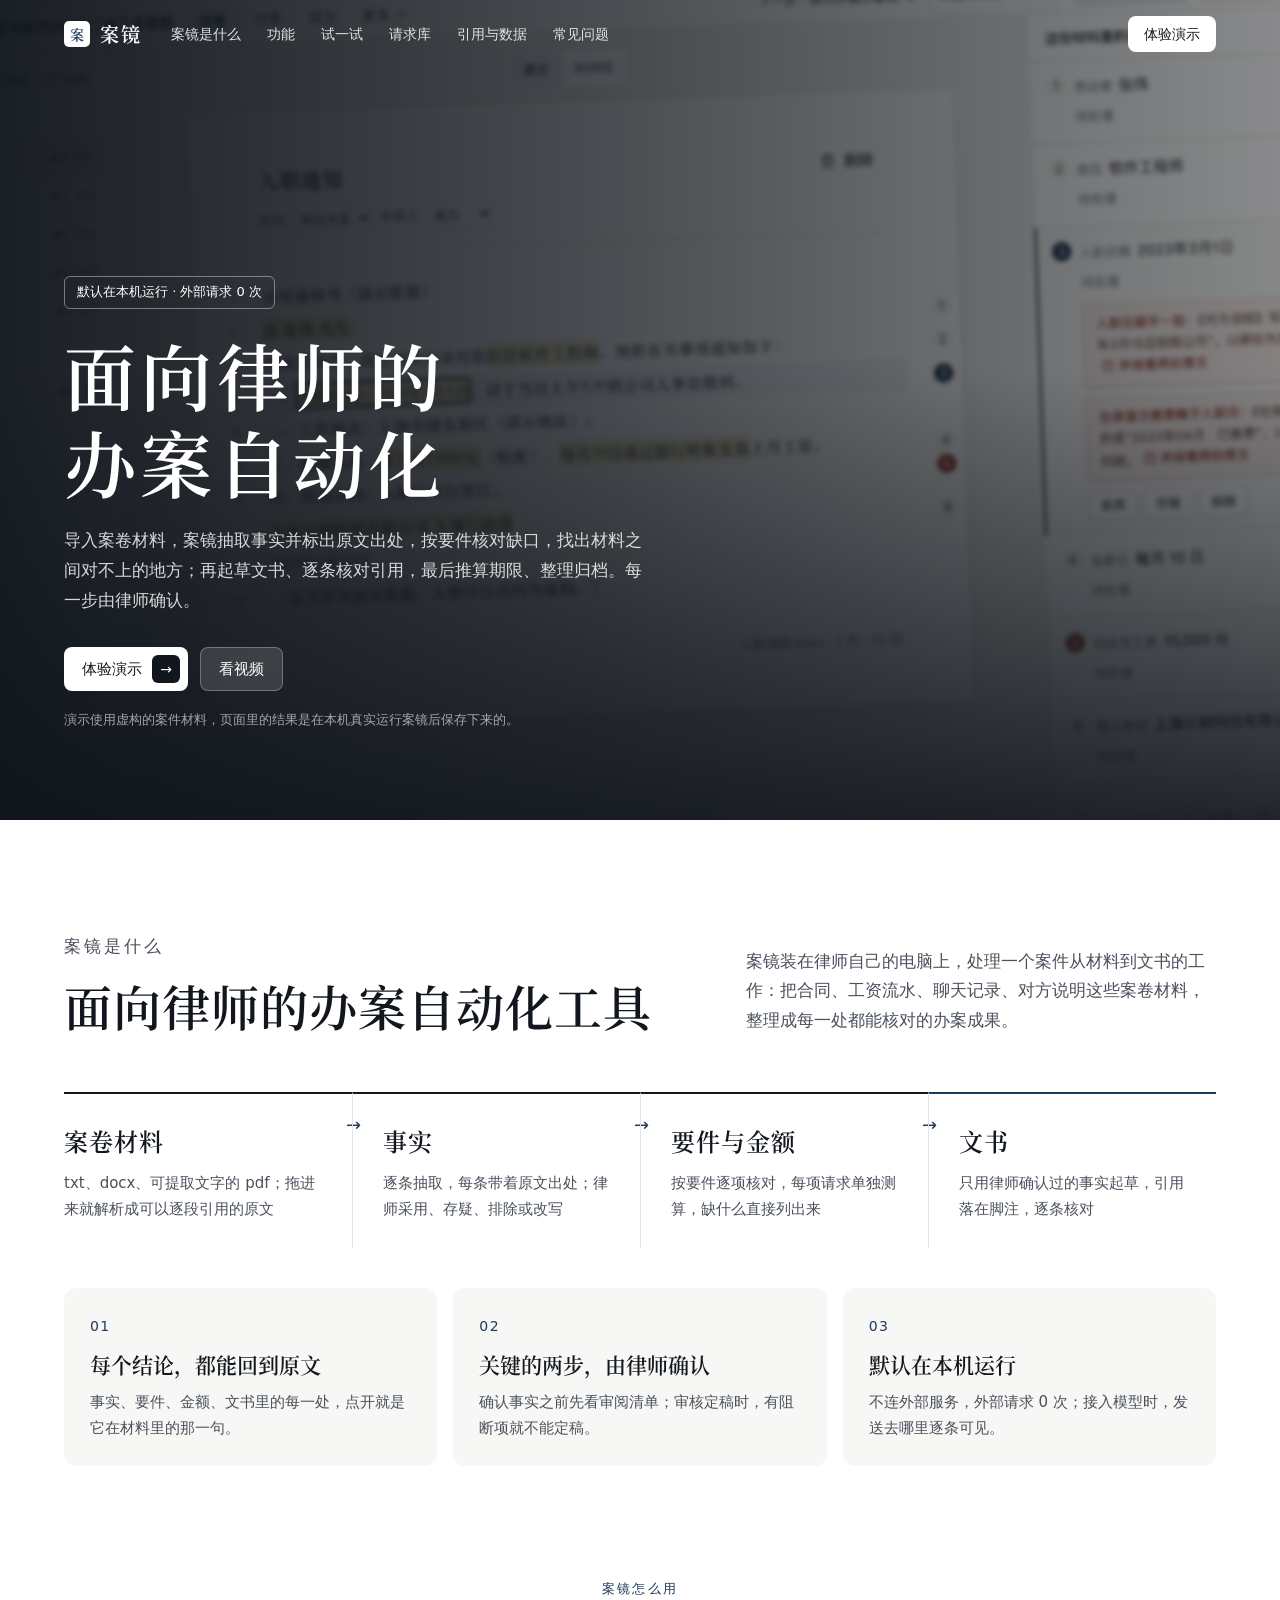
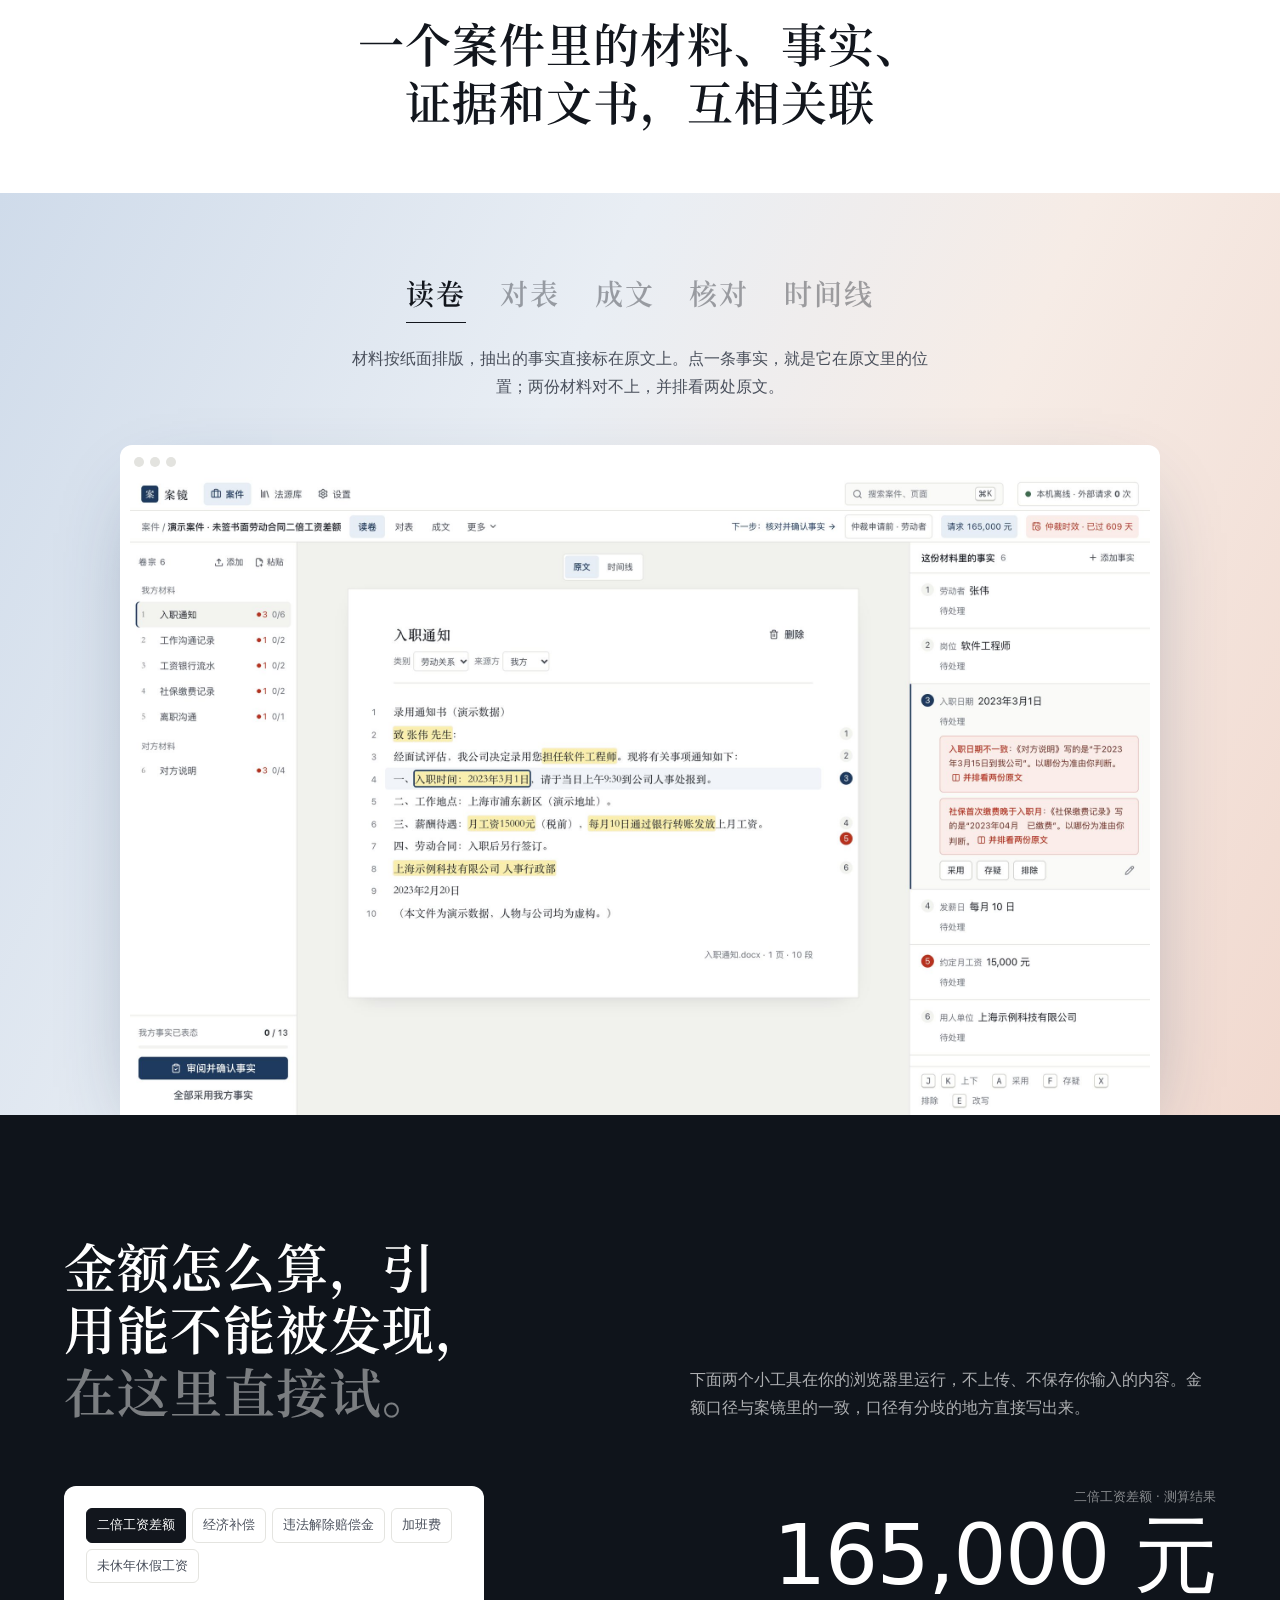
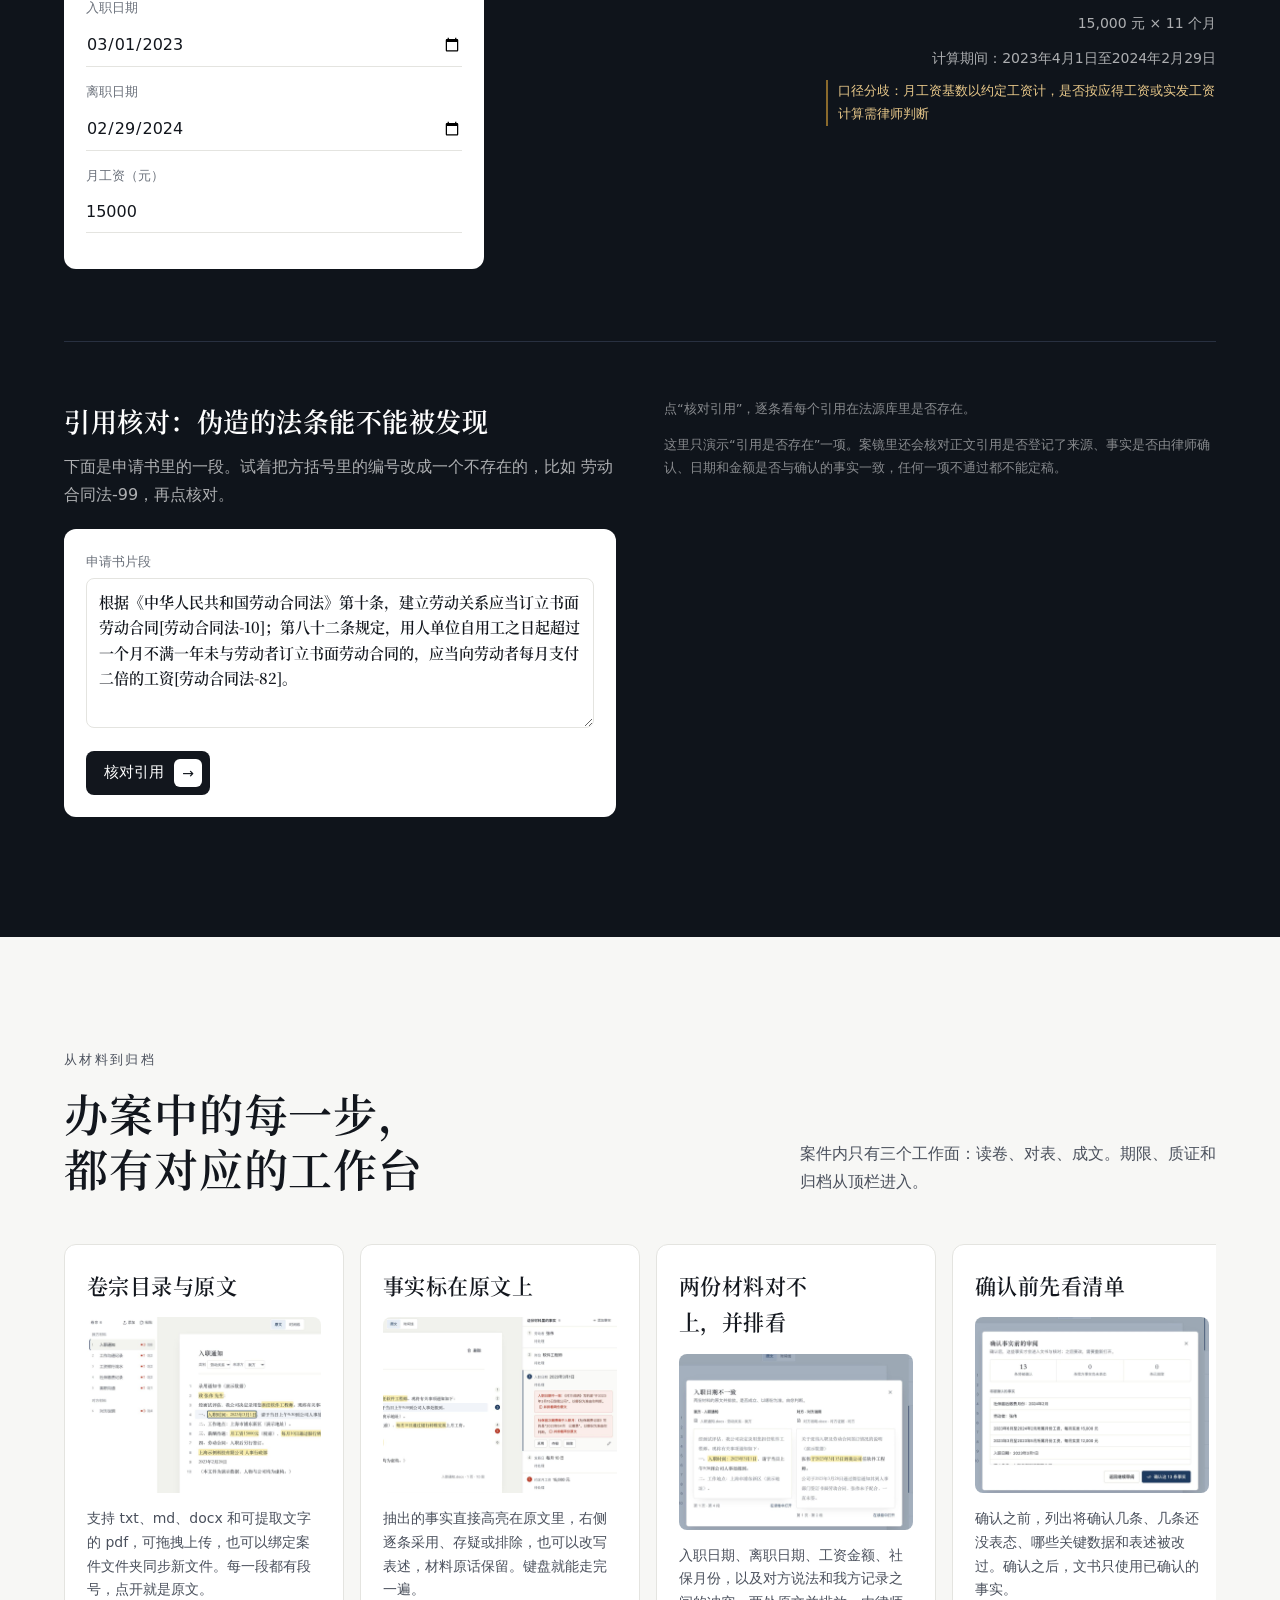
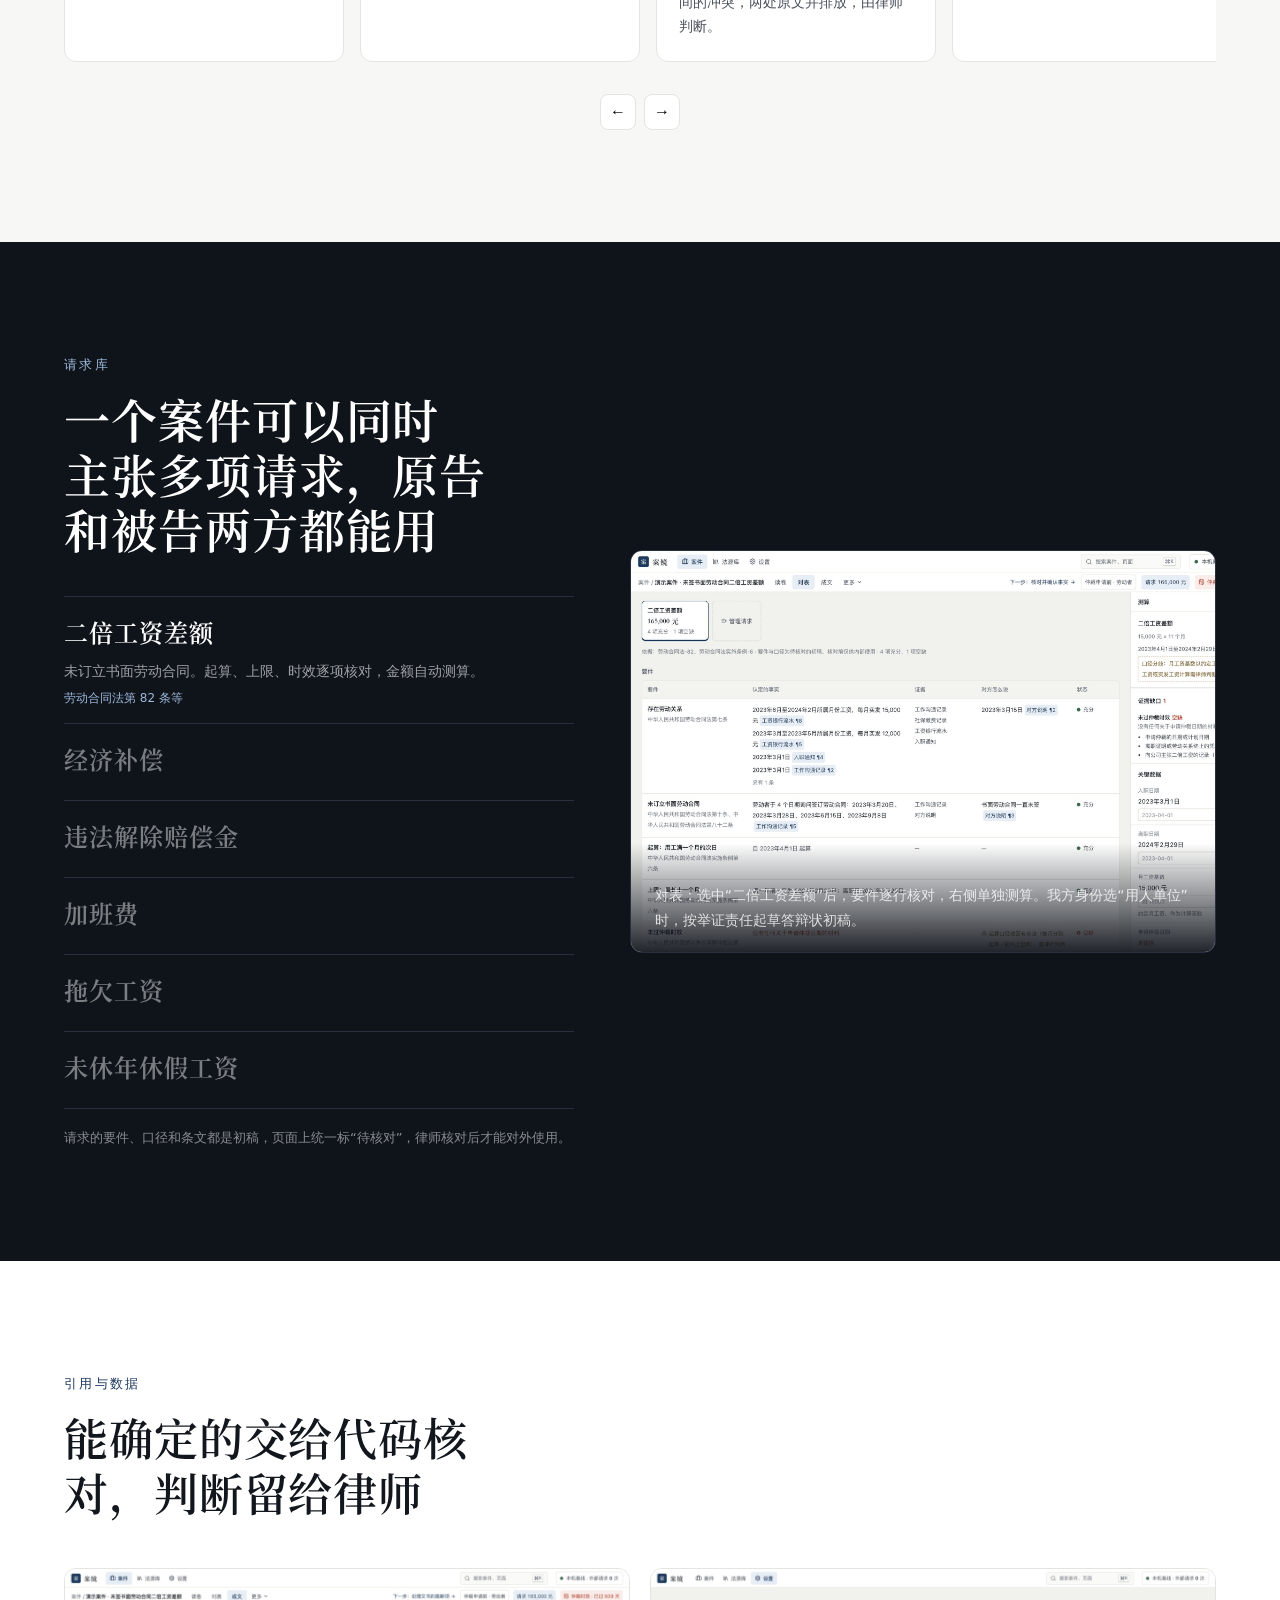
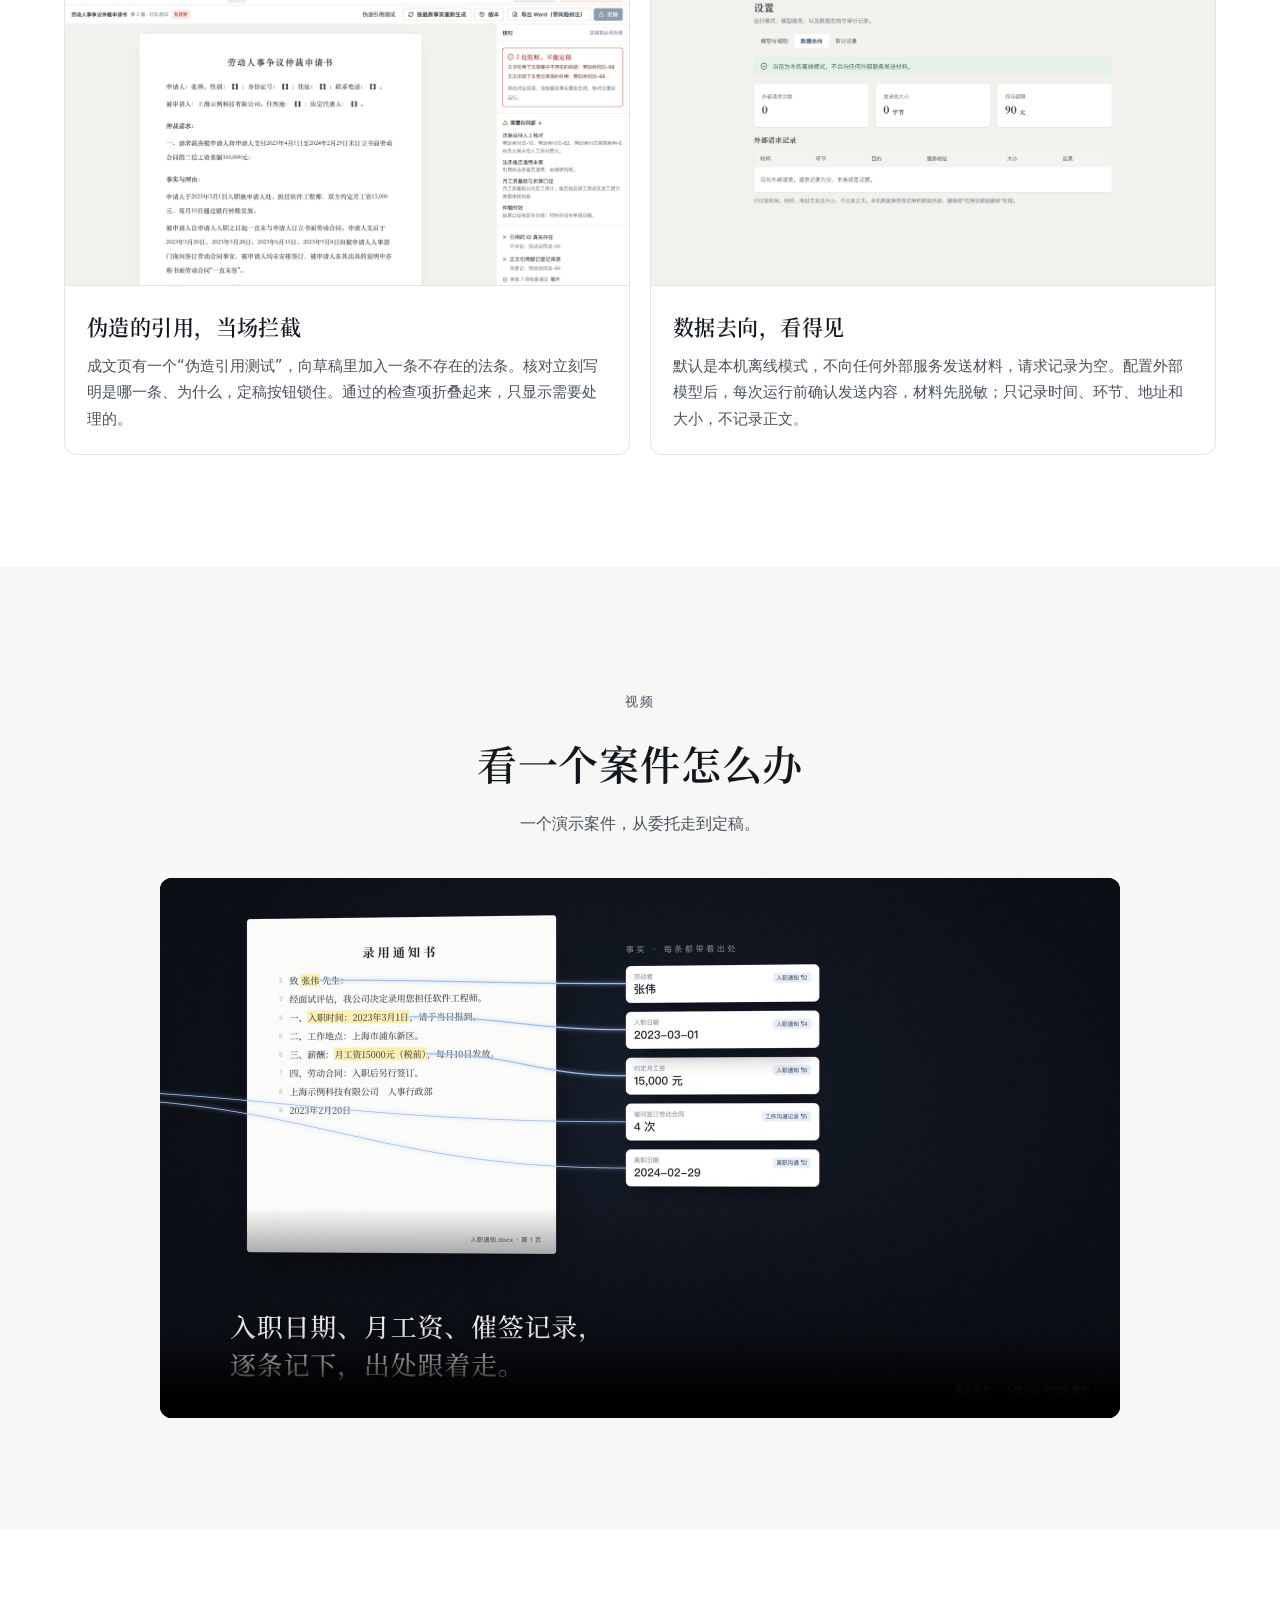
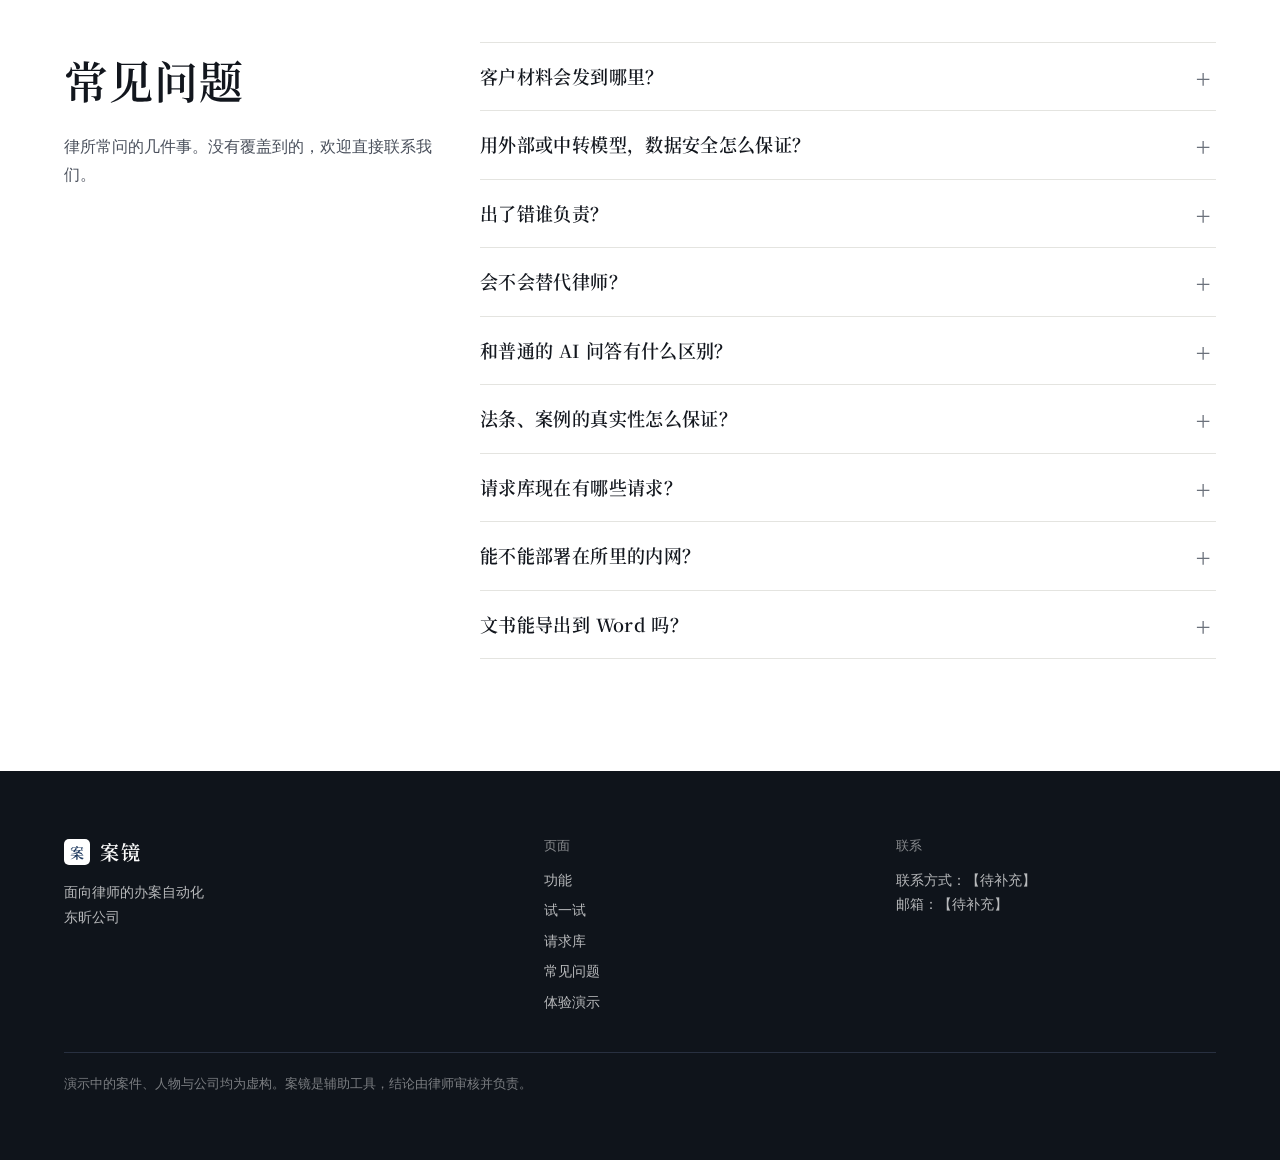
<file: index.html>
<!doctype html>
<html lang="zh-CN">
<head>
<meta charset="utf-8">
<meta name="viewport" content="width=device-width,initial-scale=1,viewport-fit=cover">
<title>案镜 · 面向律师的办案自动化</title>
<meta name="description" content="案镜把案卷材料整理成可以追溯、可以核对的办案成果：事实回到原文，要件逐项核对，文书引用逐条核对，再做期限和归档。">
<link rel="icon" type="image/svg+xml" href="app/favicon.svg">
<link rel="stylesheet" href="style.css">
</head>
<body>
<header class="top"><div class="wrap">
  <a class="logo" href="#top"><i>案</i>案镜</a>
  <nav aria-label="页面导航"><a href="#about">案镜是什么</a><a href="#show">功能</a><a href="#try">试一试</a><a href="#claims">请求库</a><a href="#trust">引用与数据</a><a href="#faq">常见问题</a></nav>
  <a class="btn light" href="app/">体验演示</a>
</div></header>

<main id="top">
<section class="hero">
  <div class="bg" aria-hidden="true"></div>
  <div class="wrap">
    <span class="pill">默认在本机运行 · 外部请求 0 次</span>
    <h1>面向律师的<br>办案自动化</h1>
    <p class="lead">导入案卷材料，案镜抽取事实并标出原文出处，按要件核对缺口，找出材料之间对不上的地方；再起草文书、逐条核对引用，最后推算期限、整理归档。每一步由律师确认。</p>
    <div class="cta"><a class="btn light" href="app/">体验演示<span class="arr">→</span></a><a class="btn ghost" href="#video">看视频</a></div>
    <p class="note">演示使用虚构的案件材料，页面里的结果是在本机真实运行案镜后保存下来的。</p>
  </div>
</section>

<section class="about" id="about"><div class="wrap">
  <div class="head">
    <div><p class="eyebrow">案镜是什么</p><h2>面向律师的办案自动化工具</h2></div>
    <p>案镜装在律师自己的电脑上，处理一个案件从材料到文书的工作：把合同、工资流水、聊天记录、对方说明这些案卷材料，整理成每一处都能核对的办案成果。</p>
  </div>
  <ol class="flow">
    <li><b>案卷材料</b><span>txt、docx、可提取文字的 pdf；拖进来就解析成可以逐段引用的原文</span></li>
    <li><b>事实</b><span>逐条抽取，每条带着原文出处；律师采用、存疑、排除或改写</span></li>
    <li><b>要件与金额</b><span>按要件逐项核对，每项请求单独测算，缺什么直接列出来</span></li>
    <li class="hi"><b>文书</b><span>只用律师确认过的事实起草，引用落在脚注，逐条核对</span></li>
  </ol>
  <div class="rules">
    <div><i>01</i><b>每个结论，都能回到原文</b><span>事实、要件、金额、文书里的每一处，点开就是它在材料里的那一句。</span></div>
    <div><i>02</i><b>关键的两步，由律师确认</b><span>确认事实之前先看审阅清单；审核定稿时，有阻断项就不能定稿。</span></div>
    <div><i>03</i><b>默认在本机运行</b><span>不连外部服务，外部请求 0 次；接入模型时，发送去哪里逐条可见。</span></div>
  </div>
</div></section>

<section class="show" id="show">
  <div class="wrap">
    <p class="eyebrow">案镜怎么用</p>
    <h2>一个案件里的材料、事实、证据和文书，互相关联</h2>
  </div>
  <div class="stage">
    <div class="wrap">
      <div class="tabs" role="tablist" aria-label="工作面" id="stabs"></div>
      <p class="tabdesc" id="sdesc" aria-live="polite"></p>
      <div class="frame"><div class="bar" aria-hidden="true"><i></i><i></i><i></i></div><img id="simg" src="assets/read.jpg" alt="" width="2400" height="1500"></div>
    </div>
  </div>
</section>

<section class="dark try" id="try"><div class="wrap">
  <div class="head">
    <h2>金额怎么算，引用能不能被发现，<span>在这里直接试。</span></h2>
    <p>下面两个小工具在你的浏览器里运行，不上传、不保存你输入的内容。金额口径与案镜里的一致，口径有分歧的地方直接写出来。</p>
  </div>
  <div class="calc">
    <div class="panel">
      <div class="ctabs" role="tablist" aria-label="请求" id="ctabs"></div>
      <div id="cform"></div>
    </div>
    <div class="result" id="cout" aria-live="polite"></div>
  </div>
  <div class="cite">
    <div>
      <h3>引用核对：伪造的法条能不能被发现</h3>
      <p class="sub">下面是申请书里的一段。试着把方括号里的编号改成一个不存在的，比如 劳动合同法-99，再点核对。</p>
      <div class="panel" style="margin-top:20px"><div class="fld" style="margin:0"><label for="ctext">申请书片段</label>
        <textarea id="ctext" spellcheck="false">根据《中华人民共和国劳动合同法》第十条，建立劳动关系应当订立书面劳动合同[劳动合同法-10]；第八十二条规定，用人单位自用工之日起超过一个月不满一年未与劳动者订立书面劳动合同的，应当向劳动者每月支付二倍的工资[劳动合同法-82]。</textarea></div>
        <button class="btn dark run" id="cbtn" type="button">核对引用<span class="arr">→</span></button></div>
    </div>
    <div>
      <div id="cres" aria-live="polite"><p class="small" style="margin:0">点“核对引用”，逐条看每个引用在法源库里是否存在。</p></div>
      <p class="small">这里只演示“引用是否存在”一项。案镜里还会核对正文引用是否登记了来源、事实是否由律师确认、日期和金额是否与确认的事实一致，任何一项不通过都不能定稿。</p>
    </div>
  </div>
</div></section>

<section class="feats" id="flow"><div class="wrap">
  <div class="top">
    <div><p class="eyebrow">从材料到归档</p><h2>办案中的每一步，都有对应的工作台</h2></div>
    <p>案件内只有三个工作面：读卷、对表、成文。期限、质证和归档从顶栏进入。</p>
  </div>
  <div class="rail" id="rail" tabindex="0" aria-label="功能卡片，可横向滚动">
    <article class="card"><h3>卷宗目录与原文</h3><div class="pic"><img src="assets/c_dossier.jpg" alt="读卷：左侧卷宗目录，中间按纸面排版的原文" loading="lazy" width="960" height="720"></div><p>支持 txt、md、docx 和可提取文字的 pdf，可拖拽上传，也可以绑定案件文件夹同步新文件。每一段都有段号，点开就是原文。</p></article>
    <article class="card"><h3>事实标在原文上</h3><div class="pic"><img src="assets/c_facts.jpg" alt="读卷：原文里的高亮与右侧事实一一对应" loading="lazy" width="960" height="720"></div><p>抽出的事实直接高亮在原文里，右侧逐条采用、存疑或排除，也可以改写表述，材料原话保留。键盘就能走完一遍。</p></article>
    <article class="card"><h3>两份材料对不上，并排看</h3><div class="pic"><img src="assets/c_compare.jpg" alt="两份材料的原文并排显示，各自高亮冲突的那一句" loading="lazy" width="960" height="720"></div><p>入职日期、离职日期、工资金额、社保月份，以及对方说法和我方记录之间的冲突，两处原文并排放，由律师判断。</p></article>
    <article class="card"><h3>确认前先看清单</h3><div class="pic"><img src="assets/c_review.jpg" alt="确认事实前的审阅：将确认几条、几条未表态、哪些被改写" loading="lazy" width="960" height="720"></div><p>确认之前，列出将确认几条、几条还没表态、哪些关键数据和表述被改过。确认之后，文书只使用已确认的事实。</p></article>
    <article class="card"><h3>要件逐行对照</h3><div class="pic"><img src="assets/c_table.jpg" alt="对表：要件逐行列出认定的事实、证据、对方说法和状态" loading="lazy" width="960" height="720"></div><p>选一项请求，要件逐行列出认定的事实、证据、对方怎么说和状态。每条事实后面跟着出处编号，点开就是原文。</p></article>
    <article class="card"><h3>测算与证据缺口</h3><div class="pic"><img src="assets/c_cite.jpg" alt="对表右侧：金额测算、证据缺口和点开的原文出处" loading="lazy" width="960" height="720"></div><p>每项请求单独测算，口径有分歧的写明需律师判断。缺的材料列成清单，可以复制发给当事人，不把当事人说法当成已证事实。</p></article>
    <article class="card"><h3>质证意见，可以改写</h3><div class="pic"><img src="assets/c_cross.jpg" alt="质证意见：真实性、合法性、关联性、证明力四项" loading="lazy" width="960" height="720"></div><p>对方证据逐份给出真实性、合法性、关联性、证明力的意见和建议追问。律师改写的意见进入文书，系统原文保留。</p></article>
    <article class="card"><h3>文书带脚注</h3><div class="pic"><img src="assets/c_draft.jpg" alt="成文：按纸面排版的仲裁申请书" loading="lazy" width="960" height="720"></div><p>按程序阶段生成仲裁申请书、起诉状、答辩状。每段可以单独修改，引用显示为脚注，每次保存是新版本，可导出 Word。</p></article>
    <article class="card"><h3>时间线与期限</h3><div class="pic"><img src="assets/c_timeline.jpg" alt="读卷的时间线视图：入职、催签、离职等事件按日期排列" loading="lazy" width="960" height="720"></div><p>事实按日期排成时间线，点一条回到原文。录入起算日期后推算仲裁时效、起诉期限，可导出日历。</p></article>
    <article class="card"><h3>归档清单</h3><div class="pic"><img src="assets/c_archive.jpg" alt="归档清单：哪一项已有材料，哪一项还空着" loading="lazy" width="960" height="720"></div><p>定稿后按清单整理归档，空缺项一目了然。也可以粘贴法院短信，解析案号并推荐匹配的案件。</p></article>
  </div>
  <div class="railnav"><button type="button" aria-label="向左" id="rprev">←</button><button type="button" aria-label="向右" id="rnext">→</button></div>
</div></section>

<section class="dark claims" id="claims"><div class="wrap grid">
  <div>
    <p class="eyebrow">请求库</p>
    <h2>一个案件可以同时主张多项请求，原告和被告两方都能用</h2>
    <div class="list" role="tablist" aria-label="请求" id="clist"></div>
    <p class="note">请求的要件、口径和条文都是初稿，页面上统一标“待核对”，律师核对后才能对外使用。</p>
  </div>
  <div class="pic"><img id="cpic" src="assets/table.jpg" alt="对表页面：按请求逐行核对要件" loading="lazy" width="2400" height="1500"><div class="cap" id="ccap"></div></div>
</div></section>

<section class="trust" id="trust"><div class="wrap">
  <p class="eyebrow">引用与数据</p>
  <h2>能确定的交给代码核对，判断留给律师</h2>
  <div class="two">
    <div class="box"><img src="assets/blocked.jpg" alt="成文页：草稿引用了不存在的法条，核对栏显示阻断，定稿按钮锁住" loading="lazy" width="2400" height="1500"><div><h3>伪造的引用，当场拦截</h3><p>成文页有一个“伪造引用测试”，向草稿里加入一条不存在的法条。核对立刻写明是哪一条、为什么，定稿按钮锁住。通过的检查项折叠起来，只显示需要处理的。</p></div></div>
    <div class="box"><img src="assets/dataflow.jpg" alt="数据去向：本机离线模式，外部请求 0 次" loading="lazy" width="2400" height="1500" style="object-position:center top"><div><h3>数据去向，看得见</h3><p>默认是本机离线模式，不向任何外部服务发送材料，请求记录为空。配置外部模型后，每次运行前确认发送内容，材料先脱敏；只记录时间、环节、地址和大小，不记录正文。</p></div></div>
  </div>
</div></section>

<section class="video" id="video"><div class="wrap">
  <p class="eyebrow">视频</p>
  <h2>看一个案件怎么办</h2>
  <p>一个演示案件，从委托走到定稿。</p>
  <div class="player"><video src="assets/film.mp4" poster="assets/film-poster.jpg" controls playsinline preload="metadata" class="film">宣传片：一个案件从委托到定稿</video></div>
</div></section>

<section class="faq" id="faq"><div class="wrap grid">
  <div><h2>常见问题</h2><p>律所常问的几件事。没有覆盖到的，欢迎直接联系我们。</p></div>
  <div>
    <details><summary>客户材料会发到哪里？</summary><p>取决于你选择的模型服务。离线模式不发出任何外部请求；接入外部模型时，服务地址、请求次数和发送大小都会在“设置 · 数据去向”里列出，是否使用由你决定。</p></details>
    <details><summary>用外部或中转模型，数据安全怎么保证？</summary><p>我们不对数据安全做绝对承诺。能做到的是：发送去哪里你看得见，只记录元信息不记录正文，发送前脱敏并经你确认。试用建议只用脱敏或虚构的材料；敏感信息是否交给外部服务，按所里的规定和当事人的同意办理。</p></details>
    <details><summary>出了错谁负责？</summary><p>案镜是辅助工具，结论由律师审核并负责。引用是否存在、引文是否在原文、日期金额是否一致，由代码核对；法律适用留给律师判断。</p></details>
    <details><summary>会不会替代律师？</summary><p>不会。策略、取舍、和解、风险偏好始终属于律师。案镜减少的是翻卷宗、对数据、整理格式这类重复劳动。</p></details>
    <details><summary>和普通的 AI 问答有什么区别？</summary><p>问答给你一段话。案镜围绕一个案件工作：材料、事实、要件、证据、文书共用同一份资料，每条结论可以回到原文，改一处，相关结果同步变化。</p></details>
    <details><summary>法条、案例的真实性怎么保证？</summary><p>文书里的每处引用，由代码核对是否存在于法源库；不存在的会被阻断。但“存在”不等于“适用正确”，适用性由律师判断。法源库以人工核对为准，并标注核对日期；尚未核对的标“待核对”，演示用的合成案例会标明不得作为真实引用。</p></details>
    <details><summary>请求库现在有哪些请求？</summary><div><p>请求库目前收录六项：二倍工资差额、经济补偿、违法解除赔偿金、加班费、拖欠工资、未休年休假工资。其中二倍工资差额的事实可由材料自动抽取；其余请求的事实，需要律师在对表里关联到要件。这六项的要件、口径和条文目前都是待核对的初稿。新的请求按同样的结构加入，我们不声称已经覆盖所有请求类型。</p>
      <div class="scope" style="margin-top:14px"><div><h4>已经可用</h4><ul><li>材料导入、读卷与事实审阅、矛盾并排、时间线</li><li>要件核对、金额测算、证据目录、质证意见（可改写）</li><li>文书起草与引用核对、导出 Word</li><li>劳动者一方的申请书、起诉状；用人单位一方的答辩状初稿</li><li>期限、归档、法院短信、法源库导入</li></ul></div>
      <div><h4>暂未提供</h4><ul><li>扫描件识别（OCR）</li><li>用人单位一方的质证意见模板</li><li>当事人补充材料的公开上传链接</li><li>法院自动立案（立案由律师亲自完成）</li></ul></div></div></div></details>
    <details><summary>能不能部署在所里的内网？</summary><p>案镜以本地安装为主，数据放在你的电脑上。模型服务地址可以配置，也可以指向所里自己的服务。具体方式请与我们沟通。</p></details>
    <details><summary>文书能导出到 Word 吗？</summary><p>能。文书导出为 docx，证据目录导出为 xlsx，也可以导出成果包。导出之后在 Word 里的修改不会回到系统，系统只记录导出的版本。</p></details>
  </div>
</div></section>
</main>

<footer><div class="wrap">
  <div><a class="logo" href="#top"><i>案</i>案镜</a><p style="margin-top:12px">面向律师的办案自动化</p><p>东昕公司</p></div>
  <div><h4>页面</h4><a href="#show">功能</a><a href="#try">试一试</a><a href="#claims">请求库</a><a href="#faq">常见问题</a><a href="app/">体验演示</a></div>
  <div><h4>联系</h4><p>联系方式：<span data-todo>【待补充】</span></p><p>邮箱：<span data-todo>【待补充】</span></p></div>
  <p class="fine">演示中的案件、人物与公司均为虚构。案镜是辅助工具，结论由律师审核并负责。</p>
</div></footer>

<script>
(function () {
  function esc(s) { return String(s).replace(/[&<>]/g, function (c) { return { '&': '&amp;', '<': '&lt;', '>': '&gt;' }[c] }) }
  function tabs(host, items, pick, cls) {
    host.innerHTML = ''
    items.forEach(function (it, i) {
      var b = document.createElement('button'); b.type = 'button'; b.setAttribute('role', 'tab'); b.setAttribute('aria-selected', i === 0)
      b.innerHTML = it.html || esc(it.name); if (cls) b.className = cls
      b.onclick = function () { Array.prototype.forEach.call(host.children, function (x) { x.setAttribute('aria-selected', x === b) }); pick(it) }
      host.appendChild(b)
    })
    pick(items[0])
  }

  // 产品展示
  var SHOW = [
    { name: '读卷', img: 'read', alt: '读卷页：卷宗目录、原文纸面和事实栏', d: '材料按纸面排版，抽出的事实直接标在原文上。点一条事实，就是它在原文里的位置；两份材料对不上，并排看两处原文。' },
    { name: '对表', img: 'table', alt: '对表页：要件逐行对照，右侧测算', d: '选一项请求，要件逐行列出：认定的事实、证据、对方怎么说、状态。右侧是金额测算、证据缺口和关键数据。' },
    { name: '成文', img: 'draft', alt: '成文页：仲裁申请书正文与核对栏', d: '文书只用律师确认过的事实。引用显示为脚注，点开看条文；每段可以修改，每次保存是新版本。' },
    { name: '核对', img: 'blocked', alt: '成文页：引用不存在时阻断定稿', d: '引用的法条不在法源库里，核对当场写明原因，定稿按钮锁住。通过的检查项折叠起来，只显示要处理的。' },
    { name: '时间线', img: 'timeline', alt: '读卷的时间线视图', d: '事实按日期排成时间线，对方说法单独标出。点一条事件，回到它在原文里的位置。' },
  ]
  var simg = document.getElementById('simg'), sdesc = document.getElementById('sdesc')
  tabs(document.getElementById('stabs'), SHOW, function (it) { simg.src = 'assets/' + it.img + '.jpg'; simg.alt = it.alt; sdesc.textContent = it.d })

  // 请求清单
  var CL = [
    { name: '二倍工资差额', law: '劳动合同法第 82 条等', d: '未订立书面劳动合同。起算、上限、时效逐项核对，金额自动测算。' },
    { name: '经济补偿', law: '劳动合同法第 46、47 条', d: '按工作年限折算，不满六个月按半个月，满六个月按一年。' },
    { name: '违法解除赔偿金', law: '劳动合同法第 48、87 条', d: '经济补偿标准的二倍；解除事由与程序的举证责任标在要件上。' },
    { name: '加班费', law: '劳动法第 44 条', d: '工作日、休息日、法定节假日分别按 150%、200%、300% 测算。' },
    { name: '拖欠工资', law: '劳动合同法第 30、85 条', d: '按逐月应发与实发核算；加付赔偿金的前提单独提示。' },
    { name: '未休年休假工资', law: '职工带薪年休假条例第 3、5 条', d: '按日工资折算；300% 与另行支付 200% 的口径差异标为需律师判断。' },
  ]
  CL.forEach(function (c) { c.html = esc(c.name) + '<small>' + esc(c.d) + '<span class="law">' + esc(c.law) + '</span></small>' })
  var ccap = document.getElementById('ccap')
  tabs(document.getElementById('clist'), CL, function (c) { ccap.textContent = '对表：选中“' + c.name + '”后，要件逐行核对，右侧单独测算。我方身份选“用人单位”时，按举证责任起草答辩状初稿。' })

  // 横向卡片
  var rail = document.getElementById('rail')
  document.getElementById('rprev').onclick = function () { rail.scrollBy({ left: -360, behavior: 'smooth' }) }
  document.getElementById('rnext').onclick = function () { rail.scrollBy({ left: 360, behavior: 'smooth' }) }

  // 金额测算（口径与案镜后端一致）
  var DAY = 86400000
  function pd(s) { var p = s.split('-').map(Number); return new Date(Date.UTC(p[0], p[1] - 1, p[2])) }
  function cn(d) { return d.getUTCFullYear() + '年' + (d.getUTCMonth() + 1) + '月' + d.getUTCDate() + '日' }
  function addMonths(d, n) { var t = d.getUTCMonth() + n, y = d.getUTCFullYear() + Math.floor(t / 12), m = ((t % 12) + 12) % 12, last = new Date(Date.UTC(y, m + 1, 0)).getUTCDate(); return new Date(Date.UTC(y, m, Math.min(d.getUTCDate(), last))) }
  function monthsAndDays(start, end) { if (end < start) return [0, 0]; var m = 0; while (addMonths(start, m + 1) - DAY <= end) m++; var lastEnd = m ? new Date(addMonths(start, m) - DAY) : new Date(start - DAY); return [m, Math.round((end - lastEnd) / DAY)] }
  var fmt = function (n) { return Math.round(n).toLocaleString('zh-CN') }
  var fmt2 = function (n) { return n.toLocaleString('zh-CN', { minimumFractionDigits: 2, maximumFractionDigits: 2 }) }
  function doubleWage(v) {
    var hire = pd(v.hire), leave = pd(v.leave), base = +v.base
    var start = addMonths(hire, 1), capEnd = new Date(addMonths(hire, 12) - DAY), end = leave < capEnd ? leave : capEnd
    var md = monthsAndDays(start, end), months = Math.min(md[0], 11), days = md[1], partial = days && months < 11 ? base * days / 30 : 0
    var j = ['月工资基数以约定工资计，是否按应得工资或实发工资计算需律师判断']
    if (days && months < 11) j.push('不足一月的 ' + days + ' 天按 30 日折算，折算口径需律师判断')
    return { amount: fmt(base * months + partial), formula: fmt(base) + ' 元 × ' + months + ' 个月' + (partial ? ' + ' + fmt(base) + ' 元 × ' + days + '/30' : ''), note: '计算期间：' + cn(start) + '至' + cn(end), j: j }
  }
  function sev(v) {
    var md = monthsAndDays(pd(v.hire), pd(v.leave)), y = Math.floor(md[0] / 12), r = md[0] % 12, n = r >= 6 ? y + 1 : (r > 0 || md[1] > 0 ? y + 0.5 : y), w = +(v.avg || v.base)
    var j = ['封顶规则：月工资高于当地上年度职工月平均工资三倍的，按三倍计，年限最高十二年；需按当地数据判断']
    if (!v.avg) j.push('未填写解除前十二个月平均工资，暂按约定月工资计算，需律师判断')
    return { n: n, w: w, y: y, r: r, j: j }
  }
  var CLAIMS = [
    { name: '二倍工资差额', f: [['hire', '入职日期', 'date', '2023-03-01'], ['leave', '离职日期', 'date', '2024-02-29'], ['base', '月工资（元）', 'num', '15000']], run: doubleWage },
    { name: '经济补偿', f: [['hire', '入职日期', 'date', '2020-03-01'], ['leave', '离职日期', 'date', '2024-02-29'], ['base', '月工资（元）', 'num', '15000'], ['avg', '解除前十二个月平均工资（元，选填）', 'num', '']],
      run: function (v) { var r = sev(v); return { amount: fmt(r.w * r.n), formula: fmt(r.w) + ' 元 × ' + r.n, note: '工作年限 ' + r.y + ' 年 ' + r.r + ' 个月（折算 ' + r.n + ' 个月工资）', j: r.j } } },
    { name: '违法解除赔偿金', f: [['hire', '入职日期', 'date', '2020-03-01'], ['leave', '离职日期', 'date', '2024-02-29'], ['base', '月工资（元）', 'num', '15000'], ['avg', '解除前十二个月平均工资（元，选填）', 'num', '']],
      run: function (v) { var r = sev(v); return { amount: fmt(r.w * r.n * 2), formula: fmt(r.w) + ' 元 × ' + r.n + ' × 2', note: '经济补偿标准的二倍', j: ['赔偿金与经济补偿不能重复主张'].concat(r.j) } } },
    { name: '加班费', f: [['base', '月工资（元）', 'num', '15000'], ['h1', '工作日延长工作时间（小时，累计）', 'num', '30'], ['h2', '休息日加班（小时，累计）', 'num', '16'], ['h3', '法定节假日加班（小时，累计）', 'num', '0']],
      run: function (v) { var b = +v.base, h = b / 21.75 / 8, a = h * 1.5 * (+v.h1 || 0) + h * 2 * (+v.h2 || 0) + h * 3 * (+v.h3 || 0); return { amount: fmt2(a), formula: fmt(b) + ' ÷ 21.75 ÷ 8 = ' + fmt2(h) + ' 元/小时；按 150%、200%、300% 分别计', note: '', j: ['计算基数以约定工资计，是否按实发工资或扣除项后计算需律师判断', '月计薪天数按 21.75 天、日工作 8 小时折算，口径需律师判断'] } } },
    { name: '未休年休假工资', f: [['base', '月工资（元）', 'num', '15000'], ['days', '应休未休天数', 'num', '5']],
      run: function (v) { var d = +v.base / 21.75; return { amount: fmt2(d * (+v.days) * 2), formula: fmt(+v.base) + ' ÷ 21.75 = ' + fmt2(d) + ' 元/日；' + v.days + ' 天 × ' + fmt2(d) + ' × 200%', note: '', j: ['条例规定按日工资的 300% 支付，其中正常工资已发的，这里只计算另行支付的 200%；是否按 300% 主张，各地口径不同，需律师判断'] } } },
  ]
  var cur, form = document.getElementById('cform'), out = document.getElementById('cout')
  function render() {
    var v = {}, ok = true
    cur.f.forEach(function (f) { var el = document.getElementById('f_' + f[0]); v[f[0]] = el.value; if (!el.value && f[1].indexOf('选填') < 0 && f[0] !== 'h3') ok = false })
    if (!ok) { out.innerHTML = '<p class="empty">填完左侧的数据，这里显示测算结果。</p>'; return }
    if (v.hire && v.leave && pd(v.leave) < pd(v.hire)) { out.innerHTML = '<p class="empty">离职日期早于入职日期，请检查。</p>'; return }
    var r = cur.run(v)
    out.innerHTML = '<div class="up">' + esc(cur.name) + ' · 测算结果</div><div class="big">' + r.amount + ' 元</div><div class="f">' + esc(r.formula) + '</div>' + (r.note ? '<div class="f">' + esc(r.note) + '</div>' : '') + r.j.map(function (x) { return '<div class="j">口径分歧：' + esc(x) + '</div>' }).join('')
  }
  tabs(document.getElementById('ctabs'), CLAIMS, function (c) {
    cur = c
    form.innerHTML = c.f.map(function (f) { return '<div class="fld"><label for="f_' + f[0] + '">' + f[1] + '</label><input id="f_' + f[0] + '" ' + (f[2] === 'date' ? 'type="date"' : 'type="number" min="0" step="any" inputmode="decimal"') + ' value="' + f[3] + '"></div>' }).join('')
    c.f.forEach(function (f) { document.getElementById('f_' + f[0]).addEventListener('input', render) })
    render()
  })

  // 引用核对
  var IDS = ['劳动合同法-7', '劳动合同法-10', '劳动合同法-14', '劳动合同法-30', '劳动合同法-38', '劳动合同法-46', '劳动合同法-47', '劳动合同法-48', '劳动合同法-82', '劳动合同法-85', '劳动合同法-87',
    '劳动合同法实施条例-5', '劳动合同法实施条例-6', '劳动合同法实施条例-7', '劳动争议调解仲裁法-27', '劳动法-44', '职工带薪年休假条例-3', '职工带薪年休假条例-5']
  document.getElementById('cbtn').onclick = function () {
    var t = document.getElementById('ctext').value, res = document.getElementById('cres'), seen = [], m, re = /\[([^\[\]\n]{2,40})\]/g
    while ((m = re.exec(t))) if (seen.indexOf(m[1]) < 0) seen.push(m[1])
    if (!seen.length) { res.innerHTML = '<p class="small" style="margin:0">没有找到方括号里的引用编号。</p>'; return }
    var bad = seen.filter(function (x) { return IDS.indexOf(x) < 0 })
    res.innerHTML = '<ul class="cites">' + seen.map(function (x) { var ok = IDS.indexOf(x) >= 0; return '<li class="' + (ok ? 'ok' : 'bad') + '"><b>' + (ok ? '✓' : '✗') + '</b>' + esc(x) + '：' + (ok ? '在法源库中，来源已找到' : '不在法源库中，可能是编造') + '</li>' }).join('') + '</ul>' +
      (bad.length ? '<div class="verdict bad">阻断：文书引用了法源库中不存在的依据，不能定稿。</div>' : '<div class="verdict ok">这一项通过。法条是否适用本案，仍由律师判断。</div>')
  }
})()
</script>
</body>
</html>
</file>
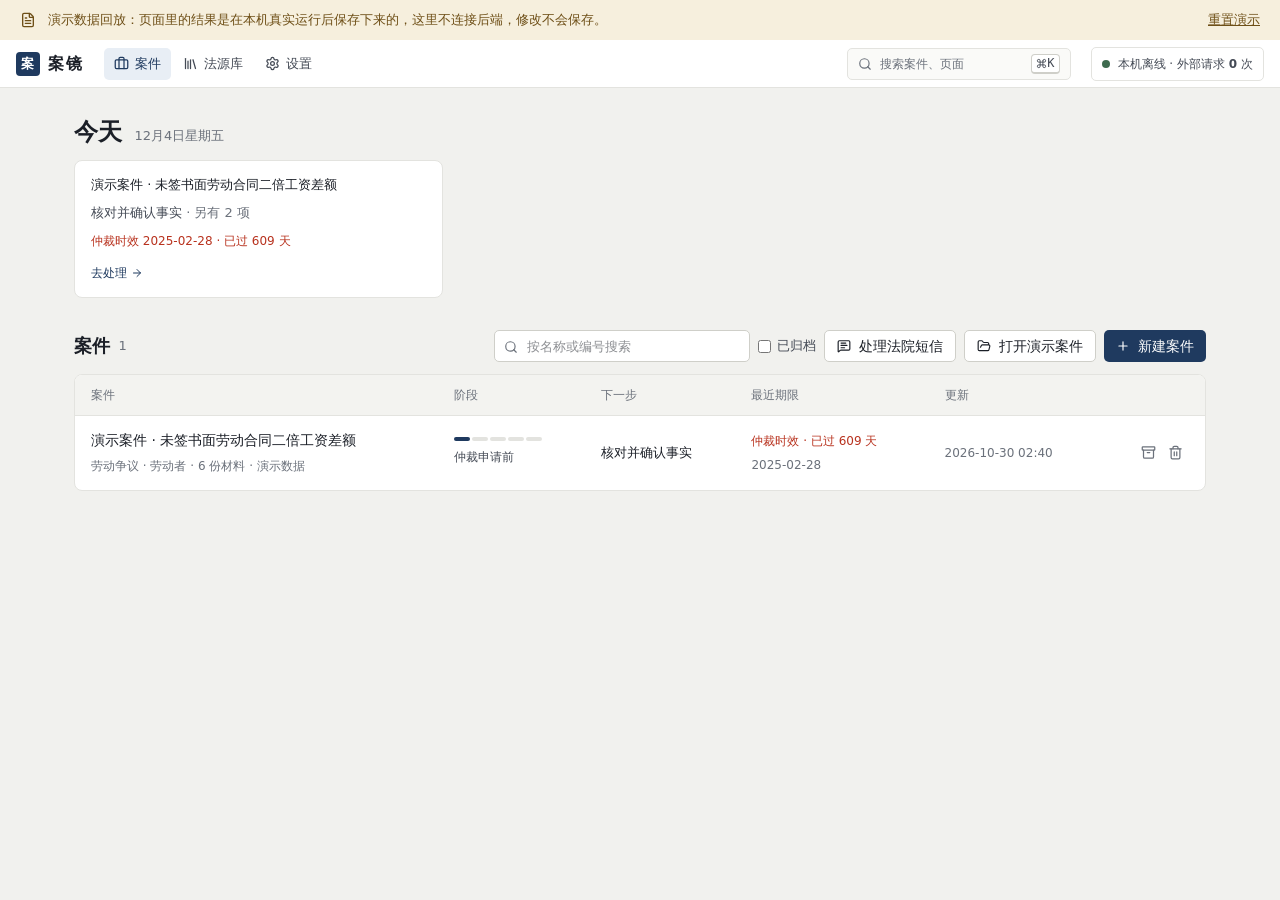
<file: app/index.html>
<!doctype html>
<html lang="zh-CN">
  <head>
    <meta charset="UTF-8" />
    <link rel="icon" type="image/svg+xml" href="./favicon.svg" />
    <meta name="viewport" content="width=device-width, initial-scale=1.0" />
    <title>案镜</title>
    <script type="module" crossorigin src="./assets/index-BeON7L7l.js"></script>
    <link rel="stylesheet" crossorigin href="./assets/index-D-4x8R7y.css">
  </head>
  <body>
    <div id="root"></div>
  </body>
</html>
</file>
<file: style.css>
@font-face { font-family: 'AnjingSerif'; src: url(assets/fonts/anjing-serif-600.woff2) format('woff2'); font-weight: 600; font-display: swap; }
/* 案镜宣传主页。版式参照“照片首屏 + 柔和渐变上的产品界面 + 深色数字区 + 横向卡片 + 问答”的结构；
   配色取自产品：墨蓝 #1F3A5F 为主色，朱砂 #B8321E 只用于“阻断”，深色区为墨夜 #0F141B。 */
:root {
  --ink: #12161d;
  --ink-2: #4a505c;
  --muted: #6b717b;
  --line: #e4e4e0;
  --paper: #ffffff;
  --bg: #f7f7f5;
  --night: #0f141b;
  --night-2: #161c25;
  --night-line: #283040;
  --brand: #1f3a5f;
  --brand-soft: #e8eef5;
  --seal: #b8321e;
  --mist-a: #cfdbea;
  --mist-b: #f1d9cf;
  --sans: -apple-system, BlinkMacSystemFont, 'PingFang SC', 'Hiragino Sans GB', 'Microsoft YaHei', 'Noto Sans SC', system-ui, sans-serif;
  --serif: 'AnjingSerif', 'Source Han Serif SC', 'Noto Serif SC', 'Songti SC', 'STSong', serif;
}
* { box-sizing: border-box; }
html { scroll-behavior: smooth; -webkit-text-size-adjust: 100%; }
body { margin: 0; background: var(--paper); color: var(--ink); font-family: var(--sans); font-size: 16px; line-height: 1.75; -webkit-font-smoothing: antialiased; }
img { max-width: 100%; height: auto; display: block; }
a { color: inherit; }
.wrap { max-width: 1200px; margin: 0 auto; padding-left: max(24px, env(safe-area-inset-left, 0px)); padding-right: max(24px, env(safe-area-inset-right, 0px)); }
h1, h2, h3 { font-family: var(--serif); font-weight: 600; letter-spacing: 0.02em; text-wrap: balance; margin: 0; }
p { margin: 0; }
.eyebrow { font-size: 13px; font-weight: 500; color: var(--brand); letter-spacing: 0.18em; margin-bottom: 14px; }
.dark .eyebrow { color: #9db8da; }
.btn { display: inline-flex; align-items: center; gap: 10px; height: 44px; padding: 0 8px 0 18px; border-radius: 8px; font-size: 15px; text-decoration: none; white-space: nowrap; border: 0; cursor: pointer; font-family: inherit; }
.btn .arr { display: grid; place-items: center; width: 28px; height: 28px; border-radius: 6px; background: var(--ink); color: #fff; font-size: 14px; }
.btn.light { background: #fff; color: var(--ink); }
.btn.dark { background: var(--ink); color: #fff; }
.btn.dark .arr { background: #fff; color: var(--ink); }
.btn.ghost { background: rgba(255, 255, 255, 0.14); color: #fff; padding-right: 18px; backdrop-filter: blur(6px); border: 1px solid rgba(255, 255, 255, 0.28); }
.btn.line { background: transparent; color: var(--ink); border: 1px solid var(--ink); padding-right: 18px; }
.dark .btn.line { color: #fff; border-color: rgba(255, 255, 255, 0.5); }
:focus-visible { outline: 2px solid #6f9bd1; outline-offset: 3px; }

/* ---------- 顶栏 ---------- */
header.top { position: absolute; inset: 0 0 auto; z-index: 20; color: #fff; }
header.top .wrap { display: flex; align-items: center; gap: 28px; height: 68px; }
.logo { display: flex; align-items: center; gap: 10px; text-decoration: none; font-family: var(--serif); font-weight: 600; font-size: 19px; letter-spacing: 0.12em; }
.logo i { font-style: normal; display: grid; place-items: center; width: 26px; height: 26px; border-radius: 5px; background: #fff; color: var(--brand); font-size: 14px; letter-spacing: 0; }
header.top nav { display: flex; gap: 26px; font-size: 14px; flex: 1; }
header.top nav a { text-decoration: none; opacity: 0.85; }
header.top nav a:hover { opacity: 1; }
header.top .btn { height: 36px; font-size: 14px; padding: 0 16px; }
@media (max-width: 860px) { header.top nav { display: none; } header.top .wrap { justify-content: space-between; } }

/* ---------- 首屏 ---------- */
.hero { position: relative; color: #fff; background: var(--night); overflow: hidden; min-height: min(820px, 92vh); display: flex; align-items: flex-end; }
.hero .bg { position: absolute; inset: -4%; background: url(assets/read.jpg) 62% 30% / cover no-repeat; filter: blur(2.5px) saturate(0.7) brightness(0.62); transform: rotate(-2deg) scale(1.08); }
.hero::after { content: ''; position: absolute; inset: 0; background: linear-gradient(90deg, rgba(15, 20, 27, 0.92) 0%, rgba(15, 20, 27, 0.6) 46%, rgba(15, 20, 27, 0.15) 100%), linear-gradient(0deg, rgba(15, 20, 27, 0.85) 0%, rgba(15, 20, 27, 0) 55%); }
.hero .wrap { position: relative; z-index: 1; width: 100%; padding-block: 140px 88px; }
.pill { display: inline-block; font-size: 13px; padding: 4px 12px; border: 1px solid rgba(255, 255, 255, 0.4); border-radius: 6px; margin-bottom: 22px; }
.hero h1 { font-size: clamp(38px, 6vw, 72px); line-height: 1.2; max-width: 12em; letter-spacing: 0.06em; }
.hero .lead { margin-top: 22px; max-width: 34em; font-size: 17px; color: rgba(255, 255, 255, 0.82); }
.hero .cta { margin-top: 32px; display: flex; flex-wrap: wrap; gap: 12px; }
.hero .note { margin-top: 18px; font-size: 13px; color: rgba(255, 255, 255, 0.6); }

/* ---------- 案镜是什么 ---------- */
.about { padding-block: 112px 24px; }
.about .head { display: grid; grid-template-columns: minmax(0, 1.35fr) minmax(0, 1fr); gap: 48px; align-items: end; }
.about h2 { white-space: nowrap; }
@media (max-width: 760px) { .about h2 { white-space: normal; } }
.about h2 { font-size: clamp(30px, 4.2vw, 48px); line-height: 1.25; }
.about .head p { color: var(--ink-2); font-size: 17px; }
.flow { list-style: none; margin: 56px 0 0; padding: 0; display: grid; grid-template-columns: repeat(4, minmax(0, 1fr)); gap: 0; counter-reset: f; }
.flow li { position: relative; padding: 26px 30px 26px 0; border-top: 2px solid var(--ink); }
.flow li + li { padding-left: 30px; border-left: 1px solid var(--line); }
.flow li::after { content: '→'; position: absolute; right: -9px; top: 22px; color: var(--brand); font-size: 18px; background: var(--paper); line-height: 1; }
.flow li:last-child::after { display: none; }
.flow li.hi { border-top-color: var(--brand); }
.flow b { display: block; font-family: var(--serif); font-weight: 600; font-size: 24px; letter-spacing: 0.04em; }
.flow span { display: block; margin-top: 8px; color: var(--ink-2); font-size: 15px; }
.rules { margin-top: 40px; display: grid; grid-template-columns: repeat(3, minmax(0, 1fr)); gap: 16px; }
.rules > div { background: var(--bg); border-radius: 12px; padding: 24px 26px; }
.rules i { font-style: normal; color: var(--brand); font-size: 14px; letter-spacing: 0.1em; }
.rules b { display: block; font-family: var(--serif); font-weight: 600; font-size: 21px; margin-top: 6px; }
.rules span { display: block; margin-top: 6px; color: var(--ink-2); font-size: 15px; }
@media (max-width: 900px) { .about .head, .rules { grid-template-columns: 1fr; gap: 20px; } .flow { grid-template-columns: 1fr 1fr; } .flow li:nth-child(3) { padding-left: 0; border-left: 0; } }
@media (max-width: 560px) { .flow { grid-template-columns: 1fr; } .flow li + li { padding-left: 0; border-left: 0; } .flow li::after { display: none; } }

/* ---------- 产品展示 ---------- */
.show { padding-block: 88px 0; text-align: center; }
.show h2 { font-size: clamp(30px, 4.2vw, 46px); line-height: 1.25; max-width: 16em; margin: 0 auto; }
.show .stage { margin-top: 64px; background: linear-gradient(115deg, var(--mist-a) 0%, #e9eef4 38%, #f6ece6 64%, var(--mist-b) 100%); padding-block: 72px 0; overflow: hidden; }
.tabs { display: flex; justify-content: center; flex-wrap: wrap; gap: 6px 34px; }
.tabs button { background: none; border: 0; padding: 4px 0; font: inherit; font-family: var(--serif); font-size: clamp(20px, 2.4vw, 28px); font-weight: 600; letter-spacing: 0.08em; color: rgba(18, 22, 29, 0.38); cursor: pointer; border-bottom: 1.5px solid transparent; }
.tabs button[aria-selected='true'] { color: var(--ink); border-bottom-color: var(--ink); }
.tabs button:hover { color: var(--ink); }
.tabdesc { max-width: 36em; margin: 22px auto 0; color: var(--ink-2); font-size: 16px; min-height: 3.5em; }
.frame { margin: 44px auto 0; max-width: 1040px; border-radius: 12px 12px 0 0; background: #fff; padding: 10px 10px 0; box-shadow: 0 30px 80px -30px rgba(31, 58, 95, 0.45); }
.frame .bar { display: flex; gap: 6px; padding: 2px 4px 10px; }
.frame .bar i { width: 10px; height: 10px; border-radius: 50%; background: #e3e3df; }
.frame img { border-radius: 6px 6px 0 0; width: 100%; aspect-ratio: 16 / 10; object-fit: cover; object-position: top; }

/* ---------- 深色试算区 ---------- */
.dark { background: var(--night); color: #fff; }
.try { padding-block: 120px; }
.try .head { display: grid; grid-template-columns: minmax(0, 1.1fr) minmax(0, 1fr); gap: 48px; align-items: end; }
.try h2 { font-size: clamp(30px, 4.4vw, 52px); line-height: 1.2; color: #fff; }
.try h2 span { color: rgba(255, 255, 255, 0.45); }
.try .head p { color: rgba(255, 255, 255, 0.66); }
.calc { margin-top: 64px; display: grid; grid-template-columns: minmax(0, 420px) minmax(0, 1fr); gap: 48px; align-items: start; }
.panel { background: #fff; color: var(--ink); border-radius: 12px; padding: 22px; }
.ctabs { display: flex; flex-wrap: wrap; gap: 6px; margin-bottom: 14px; }
.ctabs button { font: inherit; font-size: 13px; padding: 5px 10px; border-radius: 6px; border: 1px solid var(--line); background: #fff; cursor: pointer; color: var(--ink-2); }
.ctabs button[aria-selected='true'] { background: var(--ink); border-color: var(--ink); color: #fff; }
.fld { margin-bottom: 14px; }
.fld label { display: block; font-size: 13px; color: var(--muted); margin-bottom: 4px; }
.fld input, .fld textarea { width: 100%; font: inherit; font-size: 16px; border: 0; border-bottom: 1px solid var(--line); padding: 6px 0; background: transparent; color: var(--ink); border-radius: 0; }
.fld input:focus, .fld textarea:focus { outline: none; border-bottom-color: var(--brand); }
.fld textarea { min-height: 150px; resize: vertical; line-height: 1.7; font-family: var(--serif); font-size: 15px; border: 1px solid var(--line); border-radius: 8px; padding: 10px 12px; }
.result { text-align: right; }
.result .up { font-size: 13px; color: rgba(255, 255, 255, 0.5); }
.result .big { font-size: clamp(44px, 7vw, 84px); font-weight: 400; line-height: 1.1; letter-spacing: -0.02em; font-variant-numeric: tabular-nums; }
.result .f { margin-top: 10px; font-size: 14px; color: rgba(255, 255, 255, 0.66); }
.result .j { margin: 10px 0 0 auto; max-width: 30em; font-size: 13px; color: #e9c98a; text-align: left; border-left: 2px solid #8a6a2c; padding-left: 10px; }
.result .empty { color: rgba(255, 255, 255, 0.55); }
.cite { margin-top: 72px; display: grid; grid-template-columns: minmax(0, 1fr) minmax(0, 1fr); gap: 48px; align-items: start; border-top: 1px solid var(--night-line); padding-top: 56px; }
.cite h3 { font-size: 26px; color: #fff; }
.cite p.sub { margin-top: 10px; color: rgba(255, 255, 255, 0.66); }
.cite .run { margin-top: 14px; }
.cites { list-style: none; margin: 0; padding: 0; display: grid; gap: 8px; }
.cites li { display: flex; gap: 10px; font-size: 15px; padding: 10px 14px; border-radius: 8px; background: var(--night-2); border: 1px solid var(--night-line); }
.cites li b { width: 16px; flex: none; }
.cites li.ok b { color: #8fc3a2; }
.cites li.bad { border-color: #7a2a1e; }
.cites li.bad b { color: #ff8a73; }
.verdict { margin-top: 12px; padding: 12px 14px; border-radius: 8px; font-size: 15px; }
.verdict.bad { border: 1.5px solid #e0705c; color: #ffb4a6; }
.verdict.ok { background: var(--night-2); color: rgba(255, 255, 255, 0.8); }
.small { font-size: 13px; color: rgba(255, 255, 255, 0.5); margin-top: 14px; }
@media (max-width: 900px) { .try .head, .calc, .cite { grid-template-columns: 1fr; gap: 28px; } .result { text-align: left; } .result .j { margin-left: 0; } }

/* ---------- 功能卡片（横向） ---------- */
.feats { background: var(--bg); padding-block: 112px; }
.feats .top { display: flex; align-items: end; justify-content: space-between; gap: 24px; flex-wrap: wrap; }
.feats h2 { font-size: clamp(30px, 4vw, 44px); line-height: 1.25; max-width: 14em; }
.feats .top p { color: var(--ink-2); max-width: 26em; }
.rail { margin-top: 48px; display: grid; grid-auto-flow: column; grid-auto-columns: minmax(280px, 340px); gap: 16px; overflow-x: auto; scroll-snap-type: x mandatory; padding-bottom: 12px; scrollbar-width: thin; }
.card { scroll-snap-align: start; background: #fff; border: 1px solid var(--line); border-radius: 12px; padding: 22px; display: flex; flex-direction: column; gap: 14px; min-width: 0; }
.card h3 { font-size: 21px; }
.card .pic { border-radius: 8px; background: linear-gradient(135deg, #eef2f7, #f7f1ec); aspect-ratio: 4 / 3; overflow: hidden; display: grid; place-items: center; }
.card .pic img { width: 100%; height: 100%; object-fit: cover; }
.card p { font-size: 14px; color: var(--ink-2); line-height: 1.7; }
.railnav { display: flex; gap: 8px; margin-top: 20px; justify-content: center; }
.railnav button { width: 36px; height: 36px; border-radius: 8px; border: 1px solid var(--line); background: #fff; cursor: pointer; font-size: 16px; }

/* ---------- 深色请求清单 ---------- */
.claims { padding-block: 112px; }
.claims .grid { display: grid; grid-template-columns: minmax(0, 1fr) minmax(0, 1.15fr); gap: 56px; align-items: center; }
.claims h2 { font-size: clamp(30px, 4vw, 46px); line-height: 1.2; color: #fff; }
.claims .list { margin-top: 40px; border-top: 1px solid var(--night-line); }
.claims .list button { display: block; width: 100%; text-align: left; background: none; border: 0; border-bottom: 1px solid var(--night-line); color: rgba(255, 255, 255, 0.45); font: inherit; font-family: var(--serif); font-size: clamp(19px, 2vw, 24px); font-weight: 600; letter-spacing: 0.04em; padding: 14px 0; cursor: pointer; }
.claims .list button[aria-selected='true'] { color: #fff; }
.claims .list button small { display: block; font-family: var(--sans); font-weight: 400; letter-spacing: 0; font-size: 14px; color: rgba(255, 255, 255, 0.6); margin-top: 6px; max-height: 0; overflow: hidden; transition: max-height 0.25s; }
.claims .list button[aria-selected='true'] small { max-height: 6em; }
.claims .law { font-size: 12px; color: #9db8da; margin-top: 4px; display: block; }
.claims .pic { border-radius: 12px; overflow: hidden; border: 1px solid var(--night-line); position: relative; }
.claims .pic img { width: 100%; aspect-ratio: 16 / 11; object-fit: cover; object-position: left top; }
.claims .pic .cap { position: absolute; left: 0; right: 0; bottom: 0; padding: 40px 24px 20px; background: linear-gradient(0deg, rgba(15, 20, 27, 0.92), rgba(15, 20, 27, 0)); font-size: 14px; color: rgba(255, 255, 255, 0.8); }
.claims .note { margin-top: 18px; font-size: 13px; color: rgba(255, 255, 255, 0.5); }
@media (max-width: 900px) { .claims .grid { grid-template-columns: 1fr; } }

/* ---------- 引用与数据 ---------- */
.trust { padding-block: 112px; }
.trust h2 { font-size: clamp(30px, 4vw, 44px); line-height: 1.25; max-width: 16em; }
.trust .two { margin-top: 48px; display: grid; grid-template-columns: repeat(2, minmax(0, 1fr)); gap: 20px; }
.trust .box { border: 1px solid var(--line); border-radius: 12px; overflow: hidden; background: #fff; display: flex; flex-direction: column; }
.trust .box img { aspect-ratio: 16 / 9; object-fit: cover; object-position: right top; border-bottom: 1px solid var(--line); }
.trust .box div { padding: 22px; }
.trust .box h3 { font-size: 21px; }
.trust .box p { margin-top: 8px; color: var(--ink-2); font-size: 15px; }
@media (max-width: 800px) { .trust .two { grid-template-columns: 1fr; } }

/* ---------- 视频 ---------- */
.video { background: var(--bg); padding-block: 112px; text-align: center; }
.video h2 { font-size: clamp(28px, 3.6vw, 40px); }
.video p { margin-top: 12px; color: var(--ink-2); }
.player { margin: 40px auto 0; max-width: 960px; aspect-ratio: 16 / 9; border-radius: 12px; background: var(--night); position: relative; overflow: hidden; display: grid; place-items: center; color: #fff; }
.player img { position: absolute; inset: 0; width: 100%; height: 100%; object-fit: cover; opacity: 0.22; filter: blur(2px); }
.player div { position: relative; }
.player video.film { position: absolute; inset: 0; width: 100%; height: 100%; opacity: 1; filter: none; background: var(--night); }
.player b { display: block; font-weight: 500; font-size: 20px; }
.player span { font-size: 14px; color: rgba(255, 255, 255, 0.6); }

/* ---------- 常见问题 ---------- */
.faq { padding-block: 112px; }
.faq h2 { font-size: clamp(30px, 4vw, 44px); }
.faq .grid { display: grid; grid-template-columns: minmax(0, 1fr) minmax(0, 2fr); gap: 48px; }
.faq .grid > div:first-child p { margin-top: 14px; color: var(--ink-2); }
details { border-top: 1px solid var(--line); }
details:last-child { border-bottom: 1px solid var(--line); }
summary { list-style: none; cursor: pointer; padding: 18px 40px 18px 0; position: relative; font-family: var(--serif); font-weight: 600; font-size: 18px; letter-spacing: 0.02em; }
summary::-webkit-details-marker { display: none; }
summary::after { content: '+'; position: absolute; right: 6px; top: 14px; font-size: 24px; font-weight: 300; color: var(--muted); }
details[open] summary::after { content: '−'; }
details > p, details > div { padding: 0 0 20px; color: var(--ink-2); font-size: 15px; }
.scope { display: grid; grid-template-columns: repeat(2, minmax(0, 1fr)); gap: 20px; }
.scope h4 { margin: 0 0 6px; font-size: 14px; font-weight: 500; color: var(--ink); }
.scope ul { margin: 0; padding-left: 18px; }
@media (max-width: 800px) { .faq .grid, .scope { grid-template-columns: 1fr; } }

/* ---------- 页脚 ---------- */
footer { background: var(--night); color: rgba(255, 255, 255, 0.7); padding-block: 64px; font-size: 14px; }
footer .wrap { display: grid; grid-template-columns: minmax(0, 1.4fr) repeat(2, minmax(0, 1fr)); gap: 32px; }
footer .logo { color: #fff; }
footer h4 { margin: 0 0 10px; font-size: 13px; color: rgba(255, 255, 255, 0.5); font-weight: 400; }
footer a { text-decoration: none; display: block; margin-bottom: 6px; }
footer a:hover { color: #fff; }
footer .fine { grid-column: 1 / -1; border-top: 1px solid var(--night-line); padding-top: 20px; font-size: 13px; color: rgba(255, 255, 255, 0.45); }
@media (max-width: 700px) { footer .wrap { grid-template-columns: 1fr; } }
@media (prefers-reduced-motion: reduce) { html { scroll-behavior: auto; } .claims .list button small { transition: none; } }
</file>
<file: app/assets/index-D-4x8R7y.css>
/*! tailwindcss v4.3.3 | MIT License | https://tailwindcss.com */
@layer properties{@supports (((-webkit-hyphens:none)) and (not (margin-trim:inline))) or ((-moz-orient:inline) and (not (color:rgb(from red r g b)))){*,:before,:after,::backdrop{--tw-translate-x:0;--tw-translate-y:0;--tw-translate-z:0;--tw-space-y-reverse:0;--tw-divide-x-reverse:0;--tw-border-style:solid;--tw-leading:initial;--tw-font-weight:initial;--tw-tracking:initial;--tw-shadow:0 0 #0000;--tw-shadow-color:initial;--tw-shadow-alpha:100%;--tw-inset-shadow:0 0 #0000;--tw-inset-shadow-color:initial;--tw-inset-shadow-alpha:100%;--tw-ring-color:initial;--tw-ring-shadow:0 0 #0000;--tw-inset-ring-color:initial;--tw-inset-ring-shadow:0 0 #0000;--tw-ring-inset:initial;--tw-ring-offset-width:0px;--tw-ring-offset-color:#fff;--tw-ring-offset-shadow:0 0 #0000;--tw-outline-style:solid;--tw-blur:initial;--tw-brightness:initial;--tw-contrast:initial;--tw-grayscale:initial;--tw-hue-rotate:initial;--tw-invert:initial;--tw-opacity:initial;--tw-saturate:initial;--tw-sepia:initial;--tw-drop-shadow:initial;--tw-drop-shadow-color:initial;--tw-drop-shadow-alpha:100%;--tw-drop-shadow-size:initial;--tw-duration:initial;--tw-divide-y-reverse:0}}}@layer theme{:root,:host{--font-sans:-apple-system, system-ui, "PingFang SC", "Microsoft YaHei", sans-serif;--font-serif:"Songti SC", "STSong", "Source Han Serif SC", "Noto Serif SC", "SimSun", serif;--font-mono:ui-monospace, SFMono-Regular, Menlo, Consolas, monospace;--color-white:#fff;--spacing:.25rem;--container-xs:20rem;--container-sm:24rem;--container-xl:36rem;--text-sm:.875rem;--text-sm--line-height:calc(1.25 / .875);--text-xl:1.25rem;--text-xl--line-height:calc(1.75 / 1.25);--font-weight-normal:400;--font-weight-medium:500;--font-weight-semibold:600;--radius-sm:.25rem;--radius-md:5px;--radius-lg:8px;--ease-out:cubic-bezier(.2, 0, .2, 1);--animate-spin:spin 1s linear infinite;--animate-pulse:pulse 2s cubic-bezier(.4, 0, .6, 1) infinite;--default-transition-duration:.15s;--default-transition-timing-function:cubic-bezier(.4, 0, .2, 1);--default-font-family:var(--font-sans);--default-mono-font-family:var(--font-mono);--color-canvas:#f1f1ee;--color-surface:#fafaf8;--color-paper:#fff;--color-sub:#f3f3f0;--color-ink:#1b1f27;--color-ink-2:#444a55;--color-muted:#6b717b;--color-line:#e3e3df;--color-line-strong:#cfcfc9;--color-brand:#1f3a5f;--color-brand-hover:#172d4a;--color-brand-soft:#e8eef5;--color-brand-line:#b9c8da;--color-ok:#3e6b4f;--color-ok-soft:#e7f0ea;--color-cite:#1f3a5f;--color-cite-soft:#e8eef5;--color-warn:#a07425;--color-warn-soft:#f6efdd;--color-warn-text:#6e4f17;--color-danger:#b8321e;--color-danger-soft:#fbedea;--color-mark:#fbefb0}}@layer base{*,:after,:before,::backdrop{box-sizing:border-box;border:0 solid;margin:0;padding:0}::file-selector-button{box-sizing:border-box;border:0 solid;margin:0;padding:0}html,:host{-webkit-text-size-adjust:100%;tab-size:4;line-height:1.5;font-family:var(--default-font-family,-apple-system, BlinkMacSystemFont, "Segoe UI", Roboto, "Helvetica Neue", "Noto Sans", Arial, sans-serif, "Apple Color Emoji", "Segoe UI Emoji", "Segoe UI Symbol", "Noto Color Emoji");font-feature-settings:var(--default-font-feature-settings,normal);font-variation-settings:var(--default-font-variation-settings,normal);-webkit-tap-highlight-color:transparent}hr{height:0;color:inherit;border-top-width:1px}abbr:where([title]){-webkit-text-decoration:underline dotted;text-decoration:underline dotted}h1,h2,h3,h4,h5,h6{font-size:inherit;font-weight:inherit}a{color:inherit;-webkit-text-decoration:inherit;-webkit-text-decoration:inherit;-webkit-text-decoration:inherit;-webkit-text-decoration:inherit;text-decoration:inherit}b,strong{font-weight:bolder}code,kbd,samp,pre{font-family:var(--default-mono-font-family,ui-monospace, SFMono-Regular, Menlo, Monaco, Consolas, "Liberation Mono", "Courier New", monospace);font-feature-settings:var(--default-mono-font-feature-settings,normal);font-variation-settings:var(--default-mono-font-variation-settings,normal);font-size:1em}small{font-size:80%}sub,sup{vertical-align:baseline;font-size:75%;line-height:0;position:relative}sub{bottom:-.25em}sup{top:-.5em}table{text-indent:0;border-color:inherit;border-collapse:collapse}:-moz-focusring:where(:not(iframe)){outline:auto}progress{vertical-align:baseline}summary{display:list-item}ol,ul,menu{list-style:none}img,svg,video,canvas,audio,iframe,embed,object{vertical-align:middle;display:block}img,video{max-width:100%;height:auto}button,input,select,optgroup,textarea{font:inherit;font-feature-settings:inherit;font-variation-settings:inherit;letter-spacing:inherit;color:inherit;opacity:1;background-color:#0000;border-radius:0}::file-selector-button{font:inherit;font-feature-settings:inherit;font-variation-settings:inherit;letter-spacing:inherit;color:inherit;opacity:1;background-color:#0000;border-radius:0}:where(select:is([multiple],[size])) optgroup{font-weight:bolder}:where(select:is([multiple],[size])) optgroup option{padding-inline-start:20px}::file-selector-button{margin-inline-end:4px}::placeholder{opacity:1}@supports (not ((-webkit-appearance:-apple-pay-button))) or (contain-intrinsic-size:1px){::placeholder{color:currentColor}@supports (color:color-mix(in lab, red, red)){::placeholder{color:color-mix(in oklab, currentcolor 50%, transparent)}}}textarea{resize:vertical}::-webkit-search-decoration{-webkit-appearance:none}::-webkit-date-and-time-value{min-height:1lh;text-align:inherit}::-webkit-datetime-edit{display:inline-flex}::-webkit-datetime-edit-fields-wrapper{padding:0}::-webkit-datetime-edit{padding-block:0}::-webkit-datetime-edit-year-field{padding-block:0}::-webkit-datetime-edit-month-field{padding-block:0}::-webkit-datetime-edit-day-field{padding-block:0}::-webkit-datetime-edit-hour-field{padding-block:0}::-webkit-datetime-edit-minute-field{padding-block:0}::-webkit-datetime-edit-second-field{padding-block:0}::-webkit-datetime-edit-millisecond-field{padding-block:0}::-webkit-datetime-edit-meridiem-field{padding-block:0}::-webkit-calendar-picker-indicator{line-height:1}:-moz-ui-invalid{box-shadow:none}button,input:where([type=button],[type=reset],[type=submit]){appearance:button}::file-selector-button{appearance:button}::-webkit-inner-spin-button{height:auto}::-webkit-outer-spin-button{height:auto}[hidden]:where(:not([hidden=until-found])){display:none!important}:root{--font-doc:var(--font-serif);--font-ui:var(--font-sans)}html,body,#root{height:100%}body{background-color:var(--color-canvas);font-family:var(--font-sans);--tw-leading:calc(var(--spacing) * 6);font-size:14px;line-height:calc(var(--spacing) * 6);color:var(--color-ink);-webkit-font-smoothing:antialiased;-moz-osx-font-smoothing:grayscale}button,[role=button]{cursor:pointer}:where(button,a,input,textarea,select,[tabindex]):focus-visible{outline:2px solid var(--color-brand);outline-offset:2px}}@layer components{.h-serif{font-family:var(--font-serif);letter-spacing:.01em;font-weight:600}.doc{font-family:var(--font-serif)}.num{font-variant-numeric:tabular-nums}.page-in{animation:page-in .16s var(--ease-out)}.kbd{height:calc(var(--spacing) * 5);min-width:calc(var(--spacing) * 5);border-style:var(--tw-border-style);border-width:1px;border-bottom-style:var(--tw-border-style);border-bottom-width:2px;border-color:var(--color-line-strong);background-color:var(--color-paper);padding-inline:var(--spacing);font-family:var(--font-mono);--tw-leading:1;color:var(--color-ink-2);border-radius:.25rem;justify-content:center;align-items:center;font-size:12px;line-height:1;display:inline-flex}.hl{background:var(--color-mark);cursor:pointer;border-radius:2px;box-shadow:0 0 0 1px #b8961429}.hl[data-st=采纳],.hl[data-st=已确认]{box-shadow:none;border-bottom:1.5px solid var(--color-brand);background:0 0;border-radius:0}.hl[data-st=存疑]{box-shadow:none;border-bottom:1.5px dashed var(--color-warn);background:0 0;border-radius:0}.hl[data-st=不采纳]{box-shadow:none;color:var(--color-muted);background:0 0;-webkit-text-decoration:line-through #6b717b80;text-decoration:line-through #6b717b80}.hl[data-cur=true]{box-shadow:0 0 0 2px var(--color-brand);border-radius:2px}}@layer utilities{.pointer-events-none{pointer-events:none}.sr-only{clip-path:inset(50%);white-space:nowrap;border-width:0;width:1px;height:1px;margin:-1px;padding:0;position:absolute;overflow:hidden}.\!fixed{position:fixed!important}.absolute{position:absolute}.fixed{position:fixed}.relative{position:relative}.sticky{position:sticky}.inset-0{inset:0}.inset-3{inset:calc(var(--spacing) * 3)}.inset-y-0{inset-block:0}.-top-2\.5{top:calc(var(--spacing) * -2.5)}.top-0{top:0}.top-1\.5{top:calc(var(--spacing) * 1.5)}.top-1\/2{top:50%}.top-2\.5{top:calc(var(--spacing) * 2.5)}.top-3{top:calc(var(--spacing) * 3)}.top-\[6px\]{top:6px}.top-\[7px\]{top:7px}.top-\[18vh\]{top:18vh}.-right-11{right:calc(var(--spacing) * -11)}.right-1{right:var(--spacing)}.-left-9{left:calc(var(--spacing) * -9)}.left-1\/2{left:50%}.left-2\.5{left:calc(var(--spacing) * 2.5)}.left-3{left:calc(var(--spacing) * 3)}.z-10{z-index:10}.z-30{z-index:30}.z-40{z-index:40}.z-50{z-index:50}.m-0{margin:0}.m-4{margin:calc(var(--spacing) * 4)}.-mx-3{margin-inline:calc(var(--spacing) * -3)}.mx-0\.5{margin-inline:calc(var(--spacing) * .5)}.mx-4{margin-inline:calc(var(--spacing) * 4)}.mx-auto{margin-inline:auto}.my-0\.5{margin-block:calc(var(--spacing) * .5)}.my-2{margin-block:calc(var(--spacing) * 2)}.my-3{margin-block:calc(var(--spacing) * 3)}.-mt-2{margin-top:calc(var(--spacing) * -2)}.mt-0\.5{margin-top:calc(var(--spacing) * .5)}.mt-1{margin-top:var(--spacing)}.mt-1\.5{margin-top:calc(var(--spacing) * 1.5)}.mt-2{margin-top:calc(var(--spacing) * 2)}.mt-3{margin-top:calc(var(--spacing) * 3)}.mt-4{margin-top:calc(var(--spacing) * 4)}.mt-5{margin-top:calc(var(--spacing) * 5)}.mt-6{margin-top:calc(var(--spacing) * 6)}.mt-8{margin-top:calc(var(--spacing) * 8)}.mt-10{margin-top:calc(var(--spacing) * 10)}.mr-1\.5{margin-right:calc(var(--spacing) * 1.5)}.mb-1{margin-bottom:var(--spacing)}.mb-1\.5{margin-bottom:calc(var(--spacing) * 1.5)}.mb-2{margin-bottom:calc(var(--spacing) * 2)}.mb-3{margin-bottom:calc(var(--spacing) * 3)}.mb-4{margin-bottom:calc(var(--spacing) * 4)}.mb-5{margin-bottom:calc(var(--spacing) * 5)}.mb-6{margin-bottom:calc(var(--spacing) * 6)}.ml-1{margin-left:var(--spacing)}.ml-2{margin-left:calc(var(--spacing) * 2)}.ml-\[26px\]{margin-left:26px}.ml-\[104px\]{margin-left:104px}.ml-auto{margin-left:auto}.line-clamp-2{-webkit-line-clamp:2;-webkit-box-orient:vertical;display:-webkit-box;overflow:hidden}.block{display:block}.flex{display:flex}.grid{display:grid}.hidden{display:none}.inline-flex{display:inline-flex}.table{display:table}.h-1{height:var(--spacing)}.h-1\.5{height:calc(var(--spacing) * 1.5)}.h-2{height:calc(var(--spacing) * 2)}.h-2\.5{height:calc(var(--spacing) * 2.5)}.h-3{height:calc(var(--spacing) * 3)}.h-5{height:calc(var(--spacing) * 5)}.h-6{height:calc(var(--spacing) * 6)}.h-7{height:calc(var(--spacing) * 7)}.h-8{height:calc(var(--spacing) * 8)}.h-9{height:calc(var(--spacing) * 9)}.h-10{height:calc(var(--spacing) * 10)}.h-11{height:calc(var(--spacing) * 11)}.h-12{height:calc(var(--spacing) * 12)}.h-14{height:calc(var(--spacing) * 14)}.h-16{height:calc(var(--spacing) * 16)}.h-24{height:calc(var(--spacing) * 24)}.h-28{height:calc(var(--spacing) * 28)}.h-32{height:calc(var(--spacing) * 32)}.h-40{height:calc(var(--spacing) * 40)}.h-48{height:calc(var(--spacing) * 48)}.h-52{height:calc(var(--spacing) * 52)}.h-56{height:calc(var(--spacing) * 56)}.h-72{height:calc(var(--spacing) * 72)}.h-96{height:calc(var(--spacing) * 96)}.h-\[18px\]{height:18px}.h-\[70vh\]{height:70vh}.h-\[calc\(100vh-48px-var\(--note-h\,0px\)\)\]{height:calc(100vh - 48px - var(--note-h,0px))}.h-full{height:100%}.max-h-56{max-height:calc(var(--spacing) * 56)}.max-h-72{max-height:calc(var(--spacing) * 72)}.max-h-80{max-height:calc(var(--spacing) * 80)}.max-h-\[50vh\]{max-height:50vh}.max-h-\[88vh\]{max-height:88vh}.min-h-0{min-height:0}.min-h-full{min-height:100%}.w-1\.5{width:calc(var(--spacing) * 1.5)}.w-2{width:calc(var(--spacing) * 2)}.w-2\.5{width:calc(var(--spacing) * 2.5)}.w-3{width:calc(var(--spacing) * 3)}.w-4{width:calc(var(--spacing) * 4)}.w-6{width:calc(var(--spacing) * 6)}.w-7{width:calc(var(--spacing) * 7)}.w-9{width:calc(var(--spacing) * 9)}.w-28{width:calc(var(--spacing) * 28)}.w-32{width:calc(var(--spacing) * 32)}.w-40{width:calc(var(--spacing) * 40)}.w-48{width:calc(var(--spacing) * 48)}.w-56{width:calc(var(--spacing) * 56)}.w-64{width:calc(var(--spacing) * 64)}.w-\[10\%\]{width:10%}.w-\[14\%\]{width:14%}.w-\[18px\]{width:18px}.w-\[20\%\]{width:20%}.w-\[22\%\]{width:22%}.w-\[34\%\]{width:34%}.w-\[min\(92vw\,520px\)\]{width:min(92vw,520px)}.w-\[min\(92vw\,560px\)\]{width:min(92vw,560px)}.w-\[min\(92vw\,720px\)\]{width:min(92vw,720px)}.w-fit{width:fit-content}.w-full{width:100%}.w-px{width:1px}.max-w-\[340px\]{max-width:340px}.max-w-\[360px\]{max-width:360px}.max-w-\[560px\]{max-width:560px}.max-w-\[640px\]{max-width:640px}.max-w-\[720px\]{max-width:720px}.max-w-\[820px\]{max-width:820px}.max-w-\[980px\]{max-width:980px}.max-w-\[1080px\]{max-width:1080px}.max-w-\[1100px\]{max-width:1100px}.max-w-\[1180px\]{max-width:1180px}.max-w-full{max-width:100%}.max-w-sm{max-width:var(--container-sm)}.max-w-xl{max-width:var(--container-xl)}.max-w-xs{max-width:var(--container-xs)}.min-w-0{min-width:0}.min-w-\[110px\]{min-width:110px}.min-w-\[150px\]{min-width:150px}.min-w-\[560px\]{min-width:560px}.min-w-\[640px\]{min-width:640px}.min-w-\[760px\]{min-width:760px}.min-w-\[820px\]{min-width:820px}.flex-1{flex:1}.shrink{flex-shrink:1}.shrink-0{flex-shrink:0}.border-collapse{border-collapse:collapse}.-translate-x-1\/2{--tw-translate-x:calc(calc(1 / 2 * 100%) * -1);translate:var(--tw-translate-x) var(--tw-translate-y)}.-translate-y-1\/2{--tw-translate-y:calc(calc(1 / 2 * 100%) * -1);translate:var(--tw-translate-x) var(--tw-translate-y)}.rotate-45{rotate:45deg}.animate-pulse{animation:var(--animate-pulse)}.animate-spin{animation:var(--animate-spin)}.cursor-not-allowed{cursor:not-allowed}.cursor-pointer{cursor:pointer}.list-decimal{list-style-type:decimal}.list-disc{list-style-type:disc}.list-none{list-style-type:none}.grid-cols-2{grid-template-columns:repeat(2,minmax(0,1fr))}.grid-cols-3{grid-template-columns:repeat(3,minmax(0,1fr))}.grid-cols-\[18px_minmax\(0\,1fr\)\]{grid-template-columns:18px minmax(0,1fr)}.grid-cols-\[18px_minmax\(0\,1fr\)_auto\]{grid-template-columns:18px minmax(0,1fr) auto}.grid-cols-\[28px_minmax\(0\,1fr\)\]{grid-template-columns:28px minmax(0,1fr)}.grid-cols-\[88px_1fr\]{grid-template-columns:88px 1fr}.grid-cols-\[88px_16px_minmax\(0\,1fr\)\]{grid-template-columns:88px 16px minmax(0,1fr)}.grid-cols-\[88px_minmax\(0\,1fr\)\]{grid-template-columns:88px minmax(0,1fr)}.grid-cols-\[120px_minmax\(0\,1fr\)\]{grid-template-columns:120px minmax(0,1fr)}.grid-cols-\[236px_minmax\(0\,1fr\)_340px\]{grid-template-columns:236px minmax(0,1fr) 340px}.grid-cols-\[300px_minmax\(0\,1fr\)\]{grid-template-columns:300px minmax(0,1fr)}.grid-cols-\[minmax\(0\,1fr\)\]{grid-template-columns:minmax(0,1fr)}.grid-cols-\[minmax\(0\,1fr\)_320px\]{grid-template-columns:minmax(0,1fr) 320px}.grid-cols-\[minmax\(0\,1fr\)_340px\]{grid-template-columns:minmax(0,1fr) 340px}.grid-cols-\[repeat\(auto-fill\,minmax\(150px\,1fr\)\)\]{grid-template-columns:repeat(auto-fill,minmax(150px,1fr))}.grid-rows-\[auto_minmax\(0\,1fr\)\]{grid-template-rows:auto minmax(0,1fr)}.flex-col{flex-direction:column}.flex-wrap{flex-wrap:wrap}.place-items-center{place-items:center}.items-baseline{align-items:baseline}.items-center{align-items:center}.items-end{align-items:flex-end}.items-start{align-items:flex-start}.justify-between{justify-content:space-between}.justify-center{justify-content:center}.justify-end{justify-content:flex-end}.gap-0\.5{gap:calc(var(--spacing) * .5)}.gap-1{gap:var(--spacing)}.gap-1\.5{gap:calc(var(--spacing) * 1.5)}.gap-2{gap:calc(var(--spacing) * 2)}.gap-2\.5{gap:calc(var(--spacing) * 2.5)}.gap-3{gap:calc(var(--spacing) * 3)}.gap-4{gap:calc(var(--spacing) * 4)}.gap-5{gap:calc(var(--spacing) * 5)}.gap-6{gap:calc(var(--spacing) * 6)}.gap-8{gap:calc(var(--spacing) * 8)}:where(.space-y-2>:not(:last-child)){--tw-space-y-reverse:0;margin-block-start:calc(calc(var(--spacing) * 2) * var(--tw-space-y-reverse));margin-block-end:calc(calc(var(--spacing) * 2) * calc(1 - var(--tw-space-y-reverse)))}:where(.space-y-4>:not(:last-child)){--tw-space-y-reverse:0;margin-block-start:calc(calc(var(--spacing) * 4) * var(--tw-space-y-reverse));margin-block-end:calc(calc(var(--spacing) * 4) * calc(1 - var(--tw-space-y-reverse)))}.gap-x-2{column-gap:calc(var(--spacing) * 2)}.gap-x-3{column-gap:calc(var(--spacing) * 3)}.gap-y-1{row-gap:var(--spacing)}.gap-y-1\.5{row-gap:calc(var(--spacing) * 1.5)}.gap-y-2{row-gap:calc(var(--spacing) * 2)}:where(.divide-x>:not(:last-child)){--tw-divide-x-reverse:0;border-inline-style:var(--tw-border-style);border-inline-start-width:calc(1px * var(--tw-divide-x-reverse));border-inline-end-width:calc(1px * calc(1 - var(--tw-divide-x-reverse)))}:where(.divide-line>:not(:last-child)){border-color:var(--color-line)}.truncate{text-overflow:ellipsis;white-space:nowrap;overflow:hidden}.overflow-auto{overflow:auto}.overflow-hidden{overflow:hidden}.overflow-x-auto{overflow-x:auto}.rounded{border-radius:.25rem}.rounded-\[4px\]{border-radius:4px}.rounded-full{border-radius:2147483647px}.rounded-lg{border-radius:var(--radius-lg)}.rounded-md{border-radius:var(--radius-md)}.rounded-none{border-radius:0}.rounded-sm{border-radius:var(--radius-sm)}.border{border-style:var(--tw-border-style);border-width:1px}.border-2{border-style:var(--tw-border-style);border-width:2px}.border-\[1\.5px\]{border-style:var(--tw-border-style);border-width:1.5px}.border-t{border-top-style:var(--tw-border-style);border-top-width:1px}.border-r{border-right-style:var(--tw-border-style);border-right-width:1px}.border-b{border-bottom-style:var(--tw-border-style);border-bottom-width:1px}.border-l{border-left-style:var(--tw-border-style);border-left-width:1px}.border-dashed{--tw-border-style:dashed;border-style:dashed}.border-brand{border-color:var(--color-brand)}.border-brand-line{border-color:var(--color-brand-line)}.border-danger{border-color:var(--color-danger)}.border-danger\/25{border-color:#b8321e40}@supports (color:color-mix(in lab, red, red)){.border-danger\/25{border-color:color-mix(in oklab, var(--color-danger) 25%, transparent)}}.border-danger\/40{border-color:#b8321e66}@supports (color:color-mix(in lab, red, red)){.border-danger\/40{border-color:color-mix(in oklab, var(--color-danger) 40%, transparent)}}.border-ink-2{border-color:var(--color-ink-2)}.border-line{border-color:var(--color-line)}.border-line-strong{border-color:var(--color-line-strong)}.border-transparent{border-color:#0000}.border-warn{border-color:var(--color-warn)}.border-warn\/50{border-color:#a0742580}@supports (color:color-mix(in lab, red, red)){.border-warn\/50{border-color:color-mix(in oklab, var(--color-warn) 50%, transparent)}}.bg-brand{background-color:var(--color-brand)}.bg-brand-soft{background-color:var(--color-brand-soft)}.bg-brand-soft\/50{background-color:#e8eef580}@supports (color:color-mix(in lab, red, red)){.bg-brand-soft\/50{background-color:color-mix(in oklab, var(--color-brand-soft) 50%, transparent)}}.bg-brand-soft\/60{background-color:#e8eef599}@supports (color:color-mix(in lab, red, red)){.bg-brand-soft\/60{background-color:color-mix(in oklab, var(--color-brand-soft) 60%, transparent)}}.bg-brand-soft\/80{background-color:#e8eef5cc}@supports (color:color-mix(in lab, red, red)){.bg-brand-soft\/80{background-color:color-mix(in oklab, var(--color-brand-soft) 80%, transparent)}}.bg-brand\/40{background-color:#1f3a5f66}@supports (color:color-mix(in lab, red, red)){.bg-brand\/40{background-color:color-mix(in oklab, var(--color-brand) 40%, transparent)}}.bg-canvas{background-color:var(--color-canvas)}.bg-cite-soft{background-color:var(--color-cite-soft)}.bg-danger{background-color:var(--color-danger)}.bg-danger-soft{background-color:var(--color-danger-soft)}.bg-danger-soft\/40{background-color:#fbedea66}@supports (color:color-mix(in lab, red, red)){.bg-danger-soft\/40{background-color:color-mix(in oklab, var(--color-danger-soft) 40%, transparent)}}.bg-line{background-color:var(--color-line)}.bg-line-strong{background-color:var(--color-line-strong)}.bg-mark{background-color:var(--color-mark)}.bg-ok{background-color:var(--color-ok)}.bg-ok-soft{background-color:var(--color-ok-soft)}.bg-paper{background-color:var(--color-paper)}.bg-sub{background-color:var(--color-sub)}.bg-surface{background-color:var(--color-surface)}.bg-transparent{background-color:#0000}.bg-warn{background-color:var(--color-warn)}.bg-warn-soft{background-color:var(--color-warn-soft)}.p-0\.5{padding:calc(var(--spacing) * .5)}.p-1{padding:var(--spacing)}.p-1\.5{padding:calc(var(--spacing) * 1.5)}.p-2{padding:calc(var(--spacing) * 2)}.p-3{padding:calc(var(--spacing) * 3)}.p-4{padding:calc(var(--spacing) * 4)}.p-5{padding:calc(var(--spacing) * 5)}.p-6{padding:calc(var(--spacing) * 6)}.p-8{padding:calc(var(--spacing) * 8)}.p-10{padding:calc(var(--spacing) * 10)}.px-0\.5{padding-inline:calc(var(--spacing) * .5)}.px-1{padding-inline:var(--spacing)}.px-1\.5{padding-inline:calc(var(--spacing) * 1.5)}.px-2{padding-inline:calc(var(--spacing) * 2)}.px-2\.5{padding-inline:calc(var(--spacing) * 2.5)}.px-3{padding-inline:calc(var(--spacing) * 3)}.px-4{padding-inline:calc(var(--spacing) * 4)}.px-5{padding-inline:calc(var(--spacing) * 5)}.px-6{padding-inline:calc(var(--spacing) * 6)}.px-8{padding-inline:calc(var(--spacing) * 8)}.px-12{padding-inline:calc(var(--spacing) * 12)}.px-14{padding-inline:calc(var(--spacing) * 14)}.px-16{padding-inline:calc(var(--spacing) * 16)}.py-0\.5{padding-block:calc(var(--spacing) * .5)}.py-1{padding-block:var(--spacing)}.py-1\.5{padding-block:calc(var(--spacing) * 1.5)}.py-2{padding-block:calc(var(--spacing) * 2)}.py-2\.5{padding-block:calc(var(--spacing) * 2.5)}.py-3{padding-block:calc(var(--spacing) * 3)}.py-5{padding-block:calc(var(--spacing) * 5)}.py-6{padding-block:calc(var(--spacing) * 6)}.py-8{padding-block:calc(var(--spacing) * 8)}.py-10{padding-block:calc(var(--spacing) * 10)}.py-12{padding-block:calc(var(--spacing) * 12)}.pt-1{padding-top:var(--spacing)}.pt-3{padding-top:calc(var(--spacing) * 3)}.pt-4{padding-top:calc(var(--spacing) * 4)}.pb-1{padding-bottom:var(--spacing)}.pb-2{padding-bottom:calc(var(--spacing) * 2)}.pb-3{padding-bottom:calc(var(--spacing) * 3)}.pb-4{padding-bottom:calc(var(--spacing) * 4)}.pb-5{padding-bottom:calc(var(--spacing) * 5)}.pb-10{padding-bottom:calc(var(--spacing) * 10)}.pl-4{padding-left:calc(var(--spacing) * 4)}.pl-5{padding-left:calc(var(--spacing) * 5)}.pl-6{padding-left:calc(var(--spacing) * 6)}.pl-8{padding-left:calc(var(--spacing) * 8)}.pl-9{padding-left:calc(var(--spacing) * 9)}.pl-10{padding-left:calc(var(--spacing) * 10)}.text-center{text-align:center}.text-left{text-align:left}.text-right{text-align:right}.align-middle{vertical-align:middle}.align-super{vertical-align:super}.align-top{vertical-align:top}.font-mono{font-family:var(--font-mono)}.text-sm{font-size:var(--text-sm);line-height:var(--tw-leading,var(--text-sm--line-height))}.text-xl{font-size:var(--text-xl);line-height:var(--tw-leading,var(--text-xl--line-height))}.text-\[12px\]{font-size:12px}.text-\[13px\]{font-size:13px}.text-\[14px\]{font-size:14px}.text-\[15px\]{font-size:15px}.text-\[16px\]{font-size:16px}.text-\[17px\]{font-size:17px}.text-\[18px\]{font-size:18px}.text-\[19px\]{font-size:19px}.text-\[20px\]{font-size:20px}.text-\[22px\]{font-size:22px}.text-\[24px\]{font-size:24px}.text-\[26px\]{font-size:26px}.text-\[30px\]{font-size:30px}.leading-5{--tw-leading:calc(var(--spacing) * 5);line-height:calc(var(--spacing) * 5)}.leading-6{--tw-leading:calc(var(--spacing) * 6);line-height:calc(var(--spacing) * 6)}.leading-7{--tw-leading:calc(var(--spacing) * 7);line-height:calc(var(--spacing) * 7)}.leading-8{--tw-leading:calc(var(--spacing) * 8);line-height:calc(var(--spacing) * 8)}.leading-9{--tw-leading:calc(var(--spacing) * 9);line-height:calc(var(--spacing) * 9)}.leading-10{--tw-leading:calc(var(--spacing) * 10);line-height:calc(var(--spacing) * 10)}.leading-\[2\.1\]{--tw-leading:2.1;line-height:2.1}.leading-none{--tw-leading:1;line-height:1}.font-medium{--tw-font-weight:var(--font-weight-medium);font-weight:var(--font-weight-medium)}.font-normal{--tw-font-weight:var(--font-weight-normal);font-weight:var(--font-weight-normal)}.font-semibold{--tw-font-weight:var(--font-weight-semibold);font-weight:var(--font-weight-semibold)}.tracking-\[0\.3em\]{--tw-tracking:.3em;letter-spacing:.3em}.tracking-\[0\.08em\]{--tw-tracking:.08em;letter-spacing:.08em}.tracking-\[0\.12em\]{--tw-tracking:.12em;letter-spacing:.12em}.break-words{overflow-wrap:break-word}.break-all{word-break:break-all}.whitespace-nowrap{white-space:nowrap}.whitespace-pre-line{white-space:pre-line}.text-\[\#6e2a1e\]{color:#6e2a1e}.text-\[\#261b08\]{color:#261b08}.text-brand{color:var(--color-brand)}.text-cite{color:var(--color-cite)}.text-danger{color:var(--color-danger)}.text-ink{color:var(--color-ink)}.text-ink-2{color:var(--color-ink-2)}.text-muted{color:var(--color-muted)}.text-ok{color:var(--color-ok)}.text-warn{color:var(--color-warn)}.text-warn-text{color:var(--color-warn-text)}.text-white{color:var(--color-white)}.line-through{text-decoration-line:line-through}.underline{text-decoration-line:underline}.decoration-danger\/40{text-decoration-color:#b8321e66}@supports (color:color-mix(in lab, red, red)){.decoration-danger\/40{-webkit-text-decoration-color:color-mix(in oklab, var(--color-danger) 40%, transparent);-webkit-text-decoration-color:color-mix(in oklab, var(--color-danger) 40%, transparent);-webkit-text-decoration-color:color-mix(in oklab, var(--color-danger) 40%, transparent);text-decoration-color:color-mix(in oklab, var(--color-danger) 40%, transparent)}}.decoration-muted\/60{text-decoration-color:#6b717b99}@supports (color:color-mix(in lab, red, red)){.decoration-muted\/60{-webkit-text-decoration-color:color-mix(in oklab, var(--color-muted) 60%, transparent);-webkit-text-decoration-color:color-mix(in oklab, var(--color-muted) 60%, transparent);-webkit-text-decoration-color:color-mix(in oklab, var(--color-muted) 60%, transparent);text-decoration-color:color-mix(in oklab, var(--color-muted) 60%, transparent)}}.opacity-0{opacity:0}.opacity-60{opacity:.6}.opacity-70{opacity:.7}.shadow-\[inset_0_-2px_0_var\(--color-brand\)\]{--tw-shadow:inset 0 -2px 0 var(--tw-shadow-color,var(--color-brand));box-shadow:var(--tw-inset-shadow), var(--tw-inset-ring-shadow), var(--tw-ring-offset-shadow), var(--tw-ring-shadow), var(--tw-shadow)}.shadow-\[inset_2px_0_0_var\(--color-brand\)\]{--tw-shadow:inset 2px 0 0 var(--tw-shadow-color,var(--color-brand));box-shadow:var(--tw-inset-shadow), var(--tw-inset-ring-shadow), var(--tw-ring-offset-shadow), var(--tw-ring-shadow), var(--tw-shadow)}.shadow-card{--tw-shadow:0 1px 0 var(--tw-shadow-color,#1b1f2708);box-shadow:var(--tw-inset-shadow), var(--tw-inset-ring-shadow), var(--tw-ring-offset-shadow), var(--tw-ring-shadow), var(--tw-shadow)}.shadow-paper{--tw-shadow:0 0 0 1px var(--tw-shadow-color,#e3e3df), 0 10px 30px -18px var(--tw-shadow-color,#1b1f2747);box-shadow:var(--tw-inset-shadow), var(--tw-inset-ring-shadow), var(--tw-ring-offset-shadow), var(--tw-ring-shadow), var(--tw-shadow)}.shadow-raised{--tw-shadow:0 12px 32px -12px var(--tw-shadow-color,#1b1f2747);box-shadow:var(--tw-inset-shadow), var(--tw-inset-ring-shadow), var(--tw-ring-offset-shadow), var(--tw-ring-shadow), var(--tw-shadow)}.ring-1{--tw-ring-shadow:var(--tw-ring-inset,) 0 0 0 calc(1px + var(--tw-ring-offset-width)) var(--tw-ring-color,currentcolor);box-shadow:var(--tw-inset-shadow), var(--tw-inset-ring-shadow), var(--tw-ring-offset-shadow), var(--tw-ring-shadow), var(--tw-shadow)}.ring-2{--tw-ring-shadow:var(--tw-ring-inset,) 0 0 0 calc(2px + var(--tw-ring-offset-width)) var(--tw-ring-color,currentcolor);box-shadow:var(--tw-inset-shadow), var(--tw-inset-ring-shadow), var(--tw-ring-offset-shadow), var(--tw-ring-shadow), var(--tw-shadow)}.ring-4{--tw-ring-shadow:var(--tw-ring-inset,) 0 0 0 calc(4px + var(--tw-ring-offset-width)) var(--tw-ring-color,currentcolor);box-shadow:var(--tw-inset-shadow), var(--tw-inset-ring-shadow), var(--tw-ring-offset-shadow), var(--tw-ring-shadow), var(--tw-shadow)}.ring-brand-line{--tw-ring-color:var(--color-brand-line)}.ring-canvas{--tw-ring-color:var(--color-canvas)}.ring-danger{--tw-ring-color:var(--color-danger)}.ring-warn{--tw-ring-color:var(--color-warn)}.outline{outline-style:var(--tw-outline-style);outline-width:1px}.filter{filter:var(--tw-blur,) var(--tw-brightness,) var(--tw-contrast,) var(--tw-grayscale,) var(--tw-hue-rotate,) var(--tw-invert,) var(--tw-saturate,) var(--tw-sepia,) var(--tw-drop-shadow,)}.transition-all{transition-property:all;transition-timing-function:var(--tw-ease,var(--default-transition-timing-function));transition-duration:var(--tw-duration,var(--default-transition-duration))}.transition-colors{transition-property:color,background-color,border-color,outline-color,text-decoration-color,fill,stroke,--tw-gradient-from,--tw-gradient-via,--tw-gradient-to;transition-timing-function:var(--tw-ease,var(--default-transition-timing-function));transition-duration:var(--tw-duration,var(--default-transition-duration))}.duration-150{--tw-duration:.15s;transition-duration:.15s}.outline-none{--tw-outline-style:none;outline-style:none}.ring-inset{--tw-ring-inset:inset}.group-open\:hidden:is(:where(.group):is([open],:popover-open,:open) *){display:none}.group-open\:inline:is(:where(.group):is([open],:popover-open,:open) *){display:inline}@media (hover:hover){.group-hover\:opacity-100:is(:where(.group):hover *){opacity:1}}.first\:mt-0:first-child{margin-top:0}.last\:border-b-0:last-child{border-bottom-style:var(--tw-border-style);border-bottom-width:0}@media (hover:hover){.hover\:border-brand-line:hover{border-color:var(--color-brand-line)}.hover\:border-line-strong:hover{border-color:var(--color-line-strong)}.hover\:border-muted:hover{border-color:var(--color-muted)}.hover\:bg-brand:hover{background-color:var(--color-brand)}.hover\:bg-brand-hover:hover{background-color:var(--color-brand-hover)}.hover\:bg-brand-soft:hover{background-color:var(--color-brand-soft)}.hover\:bg-danger-soft:hover{background-color:var(--color-danger-soft)}.hover\:bg-line:hover{background-color:var(--color-line)}.hover\:bg-paper:hover{background-color:var(--color-paper)}.hover\:bg-sub:hover{background-color:var(--color-sub)}.hover\:bg-sub\/70:hover{background-color:#f3f3f0b3}@supports (color:color-mix(in lab, red, red)){.hover\:bg-sub\/70:hover{background-color:color-mix(in oklab, var(--color-sub) 70%, transparent)}}.hover\:bg-surface:hover{background-color:var(--color-surface)}.hover\:bg-surface\/60:hover{background-color:#fafaf899}@supports (color:color-mix(in lab, red, red)){.hover\:bg-surface\/60:hover{background-color:color-mix(in oklab, var(--color-surface) 60%, transparent)}}.hover\:text-brand:hover{color:var(--color-brand)}.hover\:text-danger:hover{color:var(--color-danger)}.hover\:text-ink:hover{color:var(--color-ink)}.hover\:text-white:hover{color:var(--color-white)}.hover\:underline:hover{text-decoration-line:underline}.hover\:opacity-90:hover{opacity:.9}}.focus\:opacity-100:focus{opacity:1}.disabled\:pointer-events-none:disabled{pointer-events:none}.disabled\:bg-sub:disabled{background-color:var(--color-sub)}.disabled\:text-muted:disabled{color:var(--color-muted)}.disabled\:opacity-40:disabled{opacity:.4}.disabled\:opacity-50:disabled{opacity:.5}.data-\[highlighted\]\:bg-sub[data-highlighted],.data-\[state\=open\]\:bg-sub[data-state=open]{background-color:var(--color-sub)}@media not all and (width>=80rem){.max-xl\:fixed{position:fixed}.max-xl\:inset-y-0{inset-block:0}.max-xl\:right-0{right:0}.max-xl\:z-30{z-index:30}.max-xl\:hidden{display:none}.max-xl\:h-auto{height:auto}.max-xl\:w-\[min\(92vw\,400px\)\]{width:min(92vw,400px)}.max-xl\:grid-cols-1{grid-template-columns:repeat(1,minmax(0,1fr))}.max-xl\:grid-cols-\[212px_minmax\(0\,1fr\)_300px\]{grid-template-columns:212px minmax(0,1fr) 300px}.max-xl\:overflow-visible{overflow:visible}.max-xl\:border-t{border-top-style:var(--tw-border-style);border-top-width:1px}.max-xl\:border-l-0{border-left-style:var(--tw-border-style);border-left-width:0}.max-xl\:shadow-raised{--tw-shadow:0 12px 32px -12px var(--tw-shadow-color,#1b1f2747);box-shadow:var(--tw-inset-shadow), var(--tw-inset-ring-shadow), var(--tw-ring-offset-shadow), var(--tw-ring-shadow), var(--tw-shadow)}}@media not all and (width>=64rem){.max-lg\:hidden{display:none}.max-lg\:h-auto{height:auto}.max-lg\:max-h-56{max-height:calc(var(--spacing) * 56)}.max-lg\:max-h-60{max-height:calc(var(--spacing) * 60)}.max-lg\:grid-cols-1{grid-template-columns:repeat(1,minmax(0,1fr))}.max-lg\:overflow-visible{overflow:visible}.max-lg\:border-t{border-top-style:var(--tw-border-style);border-top-width:1px}.max-lg\:border-r-0{border-right-style:var(--tw-border-style);border-right-width:0}.max-lg\:border-b{border-bottom-style:var(--tw-border-style);border-bottom-width:1px}.max-lg\:border-l-0{border-left-style:var(--tw-border-style);border-left-width:0}}@media not all and (width>=48rem){.max-md\:-right-5{right:calc(var(--spacing) * -5)}.max-md\:h-auto{height:auto}.max-md\:w-full{width:100%}.max-md\:max-w-full{max-width:100%}.max-md\:basis-full{flex-basis:100%}.max-md\:grid-cols-1{grid-template-columns:repeat(1,minmax(0,1fr))}.max-md\:flex-wrap{flex-wrap:wrap}.max-md\:overflow-visible{overflow:visible}.max-md\:px-3{padding-inline:calc(var(--spacing) * 3)}.max-md\:px-5{padding-inline:calc(var(--spacing) * 5)}.max-md\:px-6{padding-inline:calc(var(--spacing) * 6)}.max-md\:py-2{padding-block:calc(var(--spacing) * 2)}.max-md\:py-6{padding-block:calc(var(--spacing) * 6)}}@media not all and (width>=40rem){.max-sm\:hidden{display:none}.max-sm\:grid-cols-1{grid-template-columns:repeat(1,minmax(0,1fr))}:where(.max-sm\:divide-x-0>:not(:last-child)){--tw-divide-x-reverse:0;border-inline-style:var(--tw-border-style);border-inline-start-width:calc(0px * var(--tw-divide-x-reverse));border-inline-end-width:calc(0px * calc(1 - var(--tw-divide-x-reverse)))}:where(.max-sm\:divide-y>:not(:last-child)){--tw-divide-y-reverse:0;border-bottom-style:var(--tw-border-style);border-top-style:var(--tw-border-style);border-top-width:calc(1px * var(--tw-divide-y-reverse));border-bottom-width:calc(1px * calc(1 - var(--tw-divide-y-reverse)))}.max-sm\:p-3{padding:calc(var(--spacing) * 3)}.max-sm\:p-4{padding:calc(var(--spacing) * 4)}.max-sm\:px-3{padding-inline:calc(var(--spacing) * 3)}.max-sm\:px-4{padding-inline:calc(var(--spacing) * 4)}.max-sm\:py-5{padding-block:calc(var(--spacing) * 5)}}@media (width>=40rem){.sm\:hidden{display:none}.sm\:inline{display:inline}}@media (width>=48rem){.md\:flex{display:flex}}@media (width>=64rem){.lg\:inline{display:inline}}@media (width>=80rem){.xl\:grid-cols-\[minmax\(0\,1fr\)_380px\]{grid-template-columns:minmax(0,1fr) 380px}}}@keyframes page-in{0%{opacity:0;transform:translateY(3px)}to{opacity:1;transform:none}}@media (prefers-reduced-motion:reduce){.page-in{animation:none}}@property --tw-translate-x{syntax:"*";inherits:false;initial-value:0}@property --tw-translate-y{syntax:"*";inherits:false;initial-value:0}@property --tw-translate-z{syntax:"*";inherits:false;initial-value:0}@property --tw-space-y-reverse{syntax:"*";inherits:false;initial-value:0}@property --tw-divide-x-reverse{syntax:"*";inherits:false;initial-value:0}@property --tw-border-style{syntax:"*";inherits:false;initial-value:solid}@property --tw-leading{syntax:"*";inherits:false}@property --tw-font-weight{syntax:"*";inherits:false}@property --tw-tracking{syntax:"*";inherits:false}@property --tw-shadow{syntax:"*";inherits:false;initial-value:0 0 #0000}@property --tw-shadow-color{syntax:"*";inherits:false}@property --tw-shadow-alpha{syntax:"<percentage>";inherits:false;initial-value:100%}@property --tw-inset-shadow{syntax:"*";inherits:false;initial-value:0 0 #0000}@property --tw-inset-shadow-color{syntax:"*";inherits:false}@property --tw-inset-shadow-alpha{syntax:"<percentage>";inherits:false;initial-value:100%}@property --tw-ring-color{syntax:"*";inherits:false}@property --tw-ring-shadow{syntax:"*";inherits:false;initial-value:0 0 #0000}@property --tw-inset-ring-color{syntax:"*";inherits:false}@property --tw-inset-ring-shadow{syntax:"*";inherits:false;initial-value:0 0 #0000}@property --tw-ring-inset{syntax:"*";inherits:false}@property --tw-ring-offset-width{syntax:"<length>";inherits:false;initial-value:0}@property --tw-ring-offset-color{syntax:"*";inherits:false;initial-value:#fff}@property --tw-ring-offset-shadow{syntax:"*";inherits:false;initial-value:0 0 #0000}@property --tw-outline-style{syntax:"*";inherits:false;initial-value:solid}@property --tw-blur{syntax:"*";inherits:false}@property --tw-brightness{syntax:"*";inherits:false}@property --tw-contrast{syntax:"*";inherits:false}@property --tw-grayscale{syntax:"*";inherits:false}@property --tw-hue-rotate{syntax:"*";inherits:false}@property --tw-invert{syntax:"*";inherits:false}@property --tw-opacity{syntax:"*";inherits:false}@property --tw-saturate{syntax:"*";inherits:false}@property --tw-sepia{syntax:"*";inherits:false}@property --tw-drop-shadow{syntax:"*";inherits:false}@property --tw-drop-shadow-color{syntax:"*";inherits:false}@property --tw-drop-shadow-alpha{syntax:"<percentage>";inherits:false;initial-value:100%}@property --tw-drop-shadow-size{syntax:"*";inherits:false}@property --tw-duration{syntax:"*";inherits:false}@property --tw-divide-y-reverse{syntax:"*";inherits:false;initial-value:0}@keyframes spin{to{transform:rotate(360deg)}}@keyframes pulse{50%{opacity:.5}}
</file>
